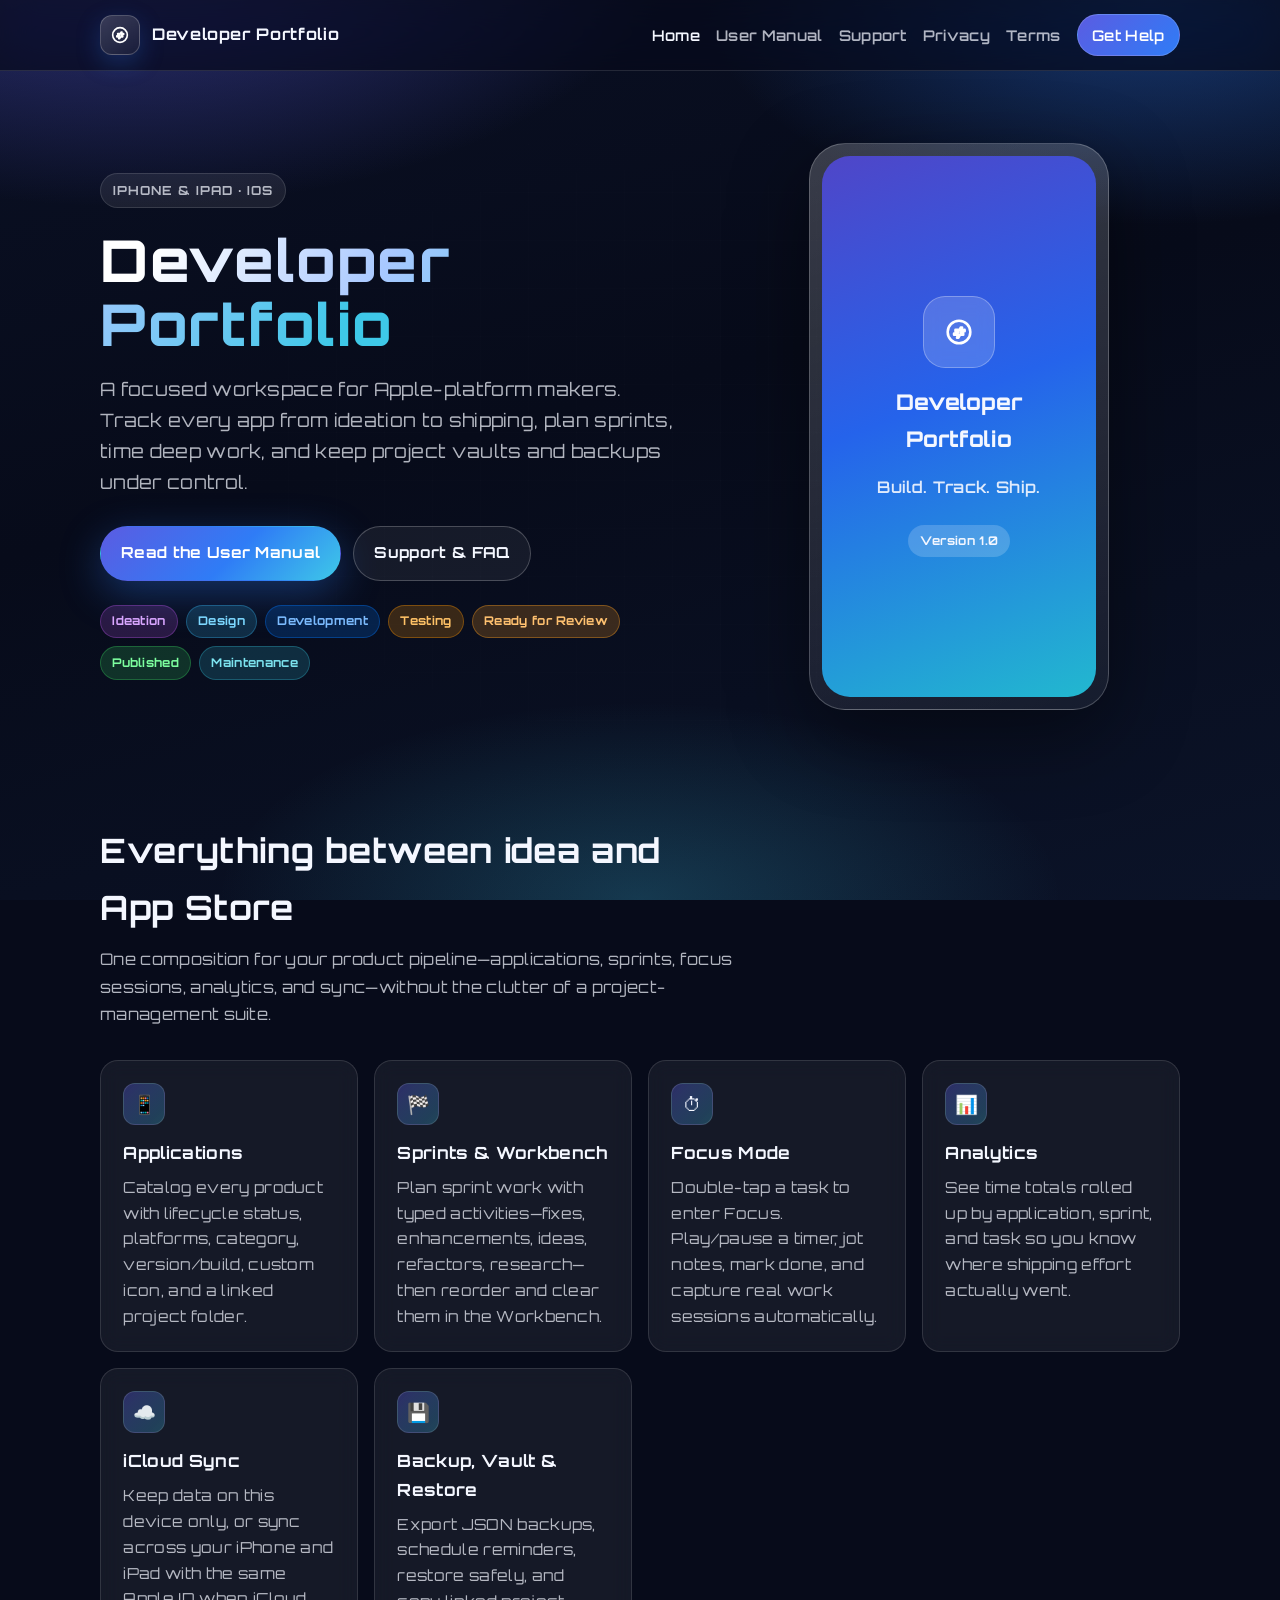
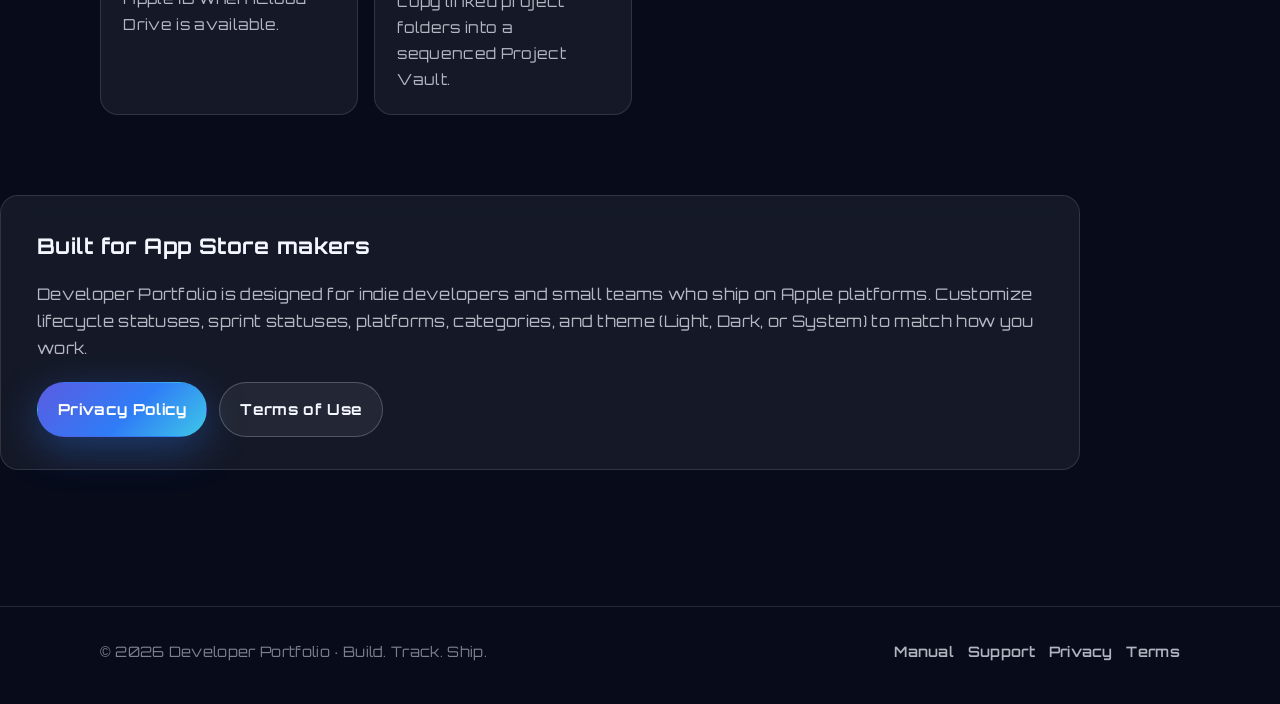
<file: index.html>
<!DOCTYPE html>
<html lang="en">
<head>
  <meta charset="utf-8" />
  <meta name="viewport" content="width=device-width, initial-scale=1" />
  <title>Developer Portfolio — Build. Track. Ship.</title>
  <meta name="description" content="Developer Portfolio helps Apple-platform developers track apps, sprints, focus time, and shipping from ideation to the App Store." />
  <link rel="icon" href="assets/logo.svg" type="image/svg+xml" />
  <link rel="stylesheet" href="css/styles.css" />
</head>
<body>
  <header class="site-nav">
    <div class="wrap inner">
      <a class="brand" href="index.html">
        <span class="brand-mark" aria-hidden="true">
          <svg viewBox="0 0 24 24"><circle cx="12" cy="12" r="8"/><path d="M9.5 10.5h3l.7-1.7h1l-1 1.7H16v1h-2.2l-.7 1.6H15V14h-2.3L11.6 16h-1l.8-2H8.5v-1h2.5l.7-1.6H9.5v-1z"/></svg>
        </span>
        Developer Portfolio
      </a>
      <nav class="nav-links" aria-label="Primary">
        <a href="index.html" aria-current="page">Home</a>
        <a href="manual.html">User Manual</a>
        <a href="support.html">Support</a>
        <a href="privacy.html">Privacy</a>
        <a href="terms.html">Terms</a>
        <a class="nav-cta" href="support.html#contact">Get Help</a>
      </nav>
    </div>
  </header>

  <main>
    <section class="hero">
      <div class="wrap hero-grid">
        <div>
          <div class="eyebrow">iPhone &amp; iPad · iOS</div>
          <h1><span class="gradient-text">Developer Portfolio</span></h1>
          <p class="lead">A focused workspace for Apple-platform makers. Track every app from ideation to shipping, plan sprints, time deep work, and keep project vaults and backups under control.</p>
          <div class="cta-row">
            <a class="btn btn-primary" href="manual.html">Read the User Manual</a>
            <a class="btn btn-ghost" href="support.html">Support &amp; FAQ</a>
          </div>
          <div class="status-row" aria-label="Lifecycle stages">
            <span class="chip chip-ideation">Ideation</span>
            <span class="chip chip-design">Design</span>
            <span class="chip chip-dev">Development</span>
            <span class="chip chip-test">Testing</span>
            <span class="chip chip-review">Ready for Review</span>
            <span class="chip chip-pub">Published</span>
            <span class="chip chip-maint">Maintenance</span>
          </div>
        </div>
        <div class="phone-mock" aria-hidden="true">
          <div class="phone-screen">
            <div class="phone-icon">
              <svg viewBox="0 0 24 24"><circle cx="12" cy="12" r="8"/><path d="M9.5 10.5h3l.7-1.7h1l-1 1.7H16v1h-2.2l-.7 1.6H15V14h-2.3L11.6 16h-1l.8-2H8.5v-1h2.5l.7-1.6H9.5v-1z"/></svg>
            </div>
            <h2>Developer Portfolio</h2>
            <p>Build. Track. Ship.</p>
            <div class="phone-chip">Version 1.0</div>
          </div>
        </div>
      </div>
    </section>

    <section class="section">
      <div class="wrap">
        <div class="section-head">
          <h2>Everything between idea and App Store</h2>
          <p>One composition for your product pipeline—applications, sprints, focus sessions, analytics, and sync—without the clutter of a project-management suite.</p>
        </div>
        <div class="feature-grid">
          <article class="feature-card">
            <div class="feature-icon">📱</div>
            <h3>Applications</h3>
            <p>Catalog every product with lifecycle status, platforms, category, version/build, custom icon, and a linked project folder.</p>
          </article>
          <article class="feature-card">
            <div class="feature-icon">🏁</div>
            <h3>Sprints &amp; Workbench</h3>
            <p>Plan sprint work with typed activities—fixes, enhancements, ideas, refactors, research—then reorder and clear them in the Workbench.</p>
          </article>
          <article class="feature-card">
            <div class="feature-icon">⏱</div>
            <h3>Focus Mode</h3>
            <p>Double-tap a task to enter Focus. Play/pause a timer, jot notes, mark done, and capture real work sessions automatically.</p>
          </article>
          <article class="feature-card">
            <div class="feature-icon">📊</div>
            <h3>Analytics</h3>
            <p>See time totals rolled up by application, sprint, and task so you know where shipping effort actually went.</p>
          </article>
          <article class="feature-card">
            <div class="feature-icon">☁️</div>
            <h3>iCloud Sync</h3>
            <p>Keep data on this device only, or sync across your iPhone and iPad with the same Apple ID when iCloud Drive is available.</p>
          </article>
          <article class="feature-card">
            <div class="feature-icon">💾</div>
            <h3>Backup, Vault &amp; Restore</h3>
            <p>Export JSON backups, schedule reminders, restore safely, and copy linked project folders into a sequenced Project Vault.</p>
          </article>
        </div>
      </div>
    </section>

    <section class="section" style="padding-top:0">
      <div class="wrap panel">
        <h2>Built for App Store makers</h2>
        <p>Developer Portfolio is designed for indie developers and small teams who ship on Apple platforms. Customize lifecycle statuses, sprint statuses, platforms, categories, and theme (Light, Dark, or System) to match how you work.</p>
        <div class="cta-row" style="margin-top:1.25rem">
          <a class="btn btn-primary" href="privacy.html">Privacy Policy</a>
          <a class="btn btn-ghost" href="terms.html">Terms of Use</a>
        </div>
      </div>
    </section>
  </main>

  <footer class="footer">
    <div class="wrap inner">
      <div>© <span id="y"></span> Developer Portfolio · Build. Track. Ship.</div>
      <nav aria-label="Footer">
        <a href="manual.html">Manual</a>
        <a href="support.html">Support</a>
        <a href="privacy.html">Privacy</a>
        <a href="terms.html">Terms</a>
      </nav>
    </div>
  </footer>
  <script>document.getElementById('y').textContent = new Date().getFullYear();</script>
</body>
</html>
</file>
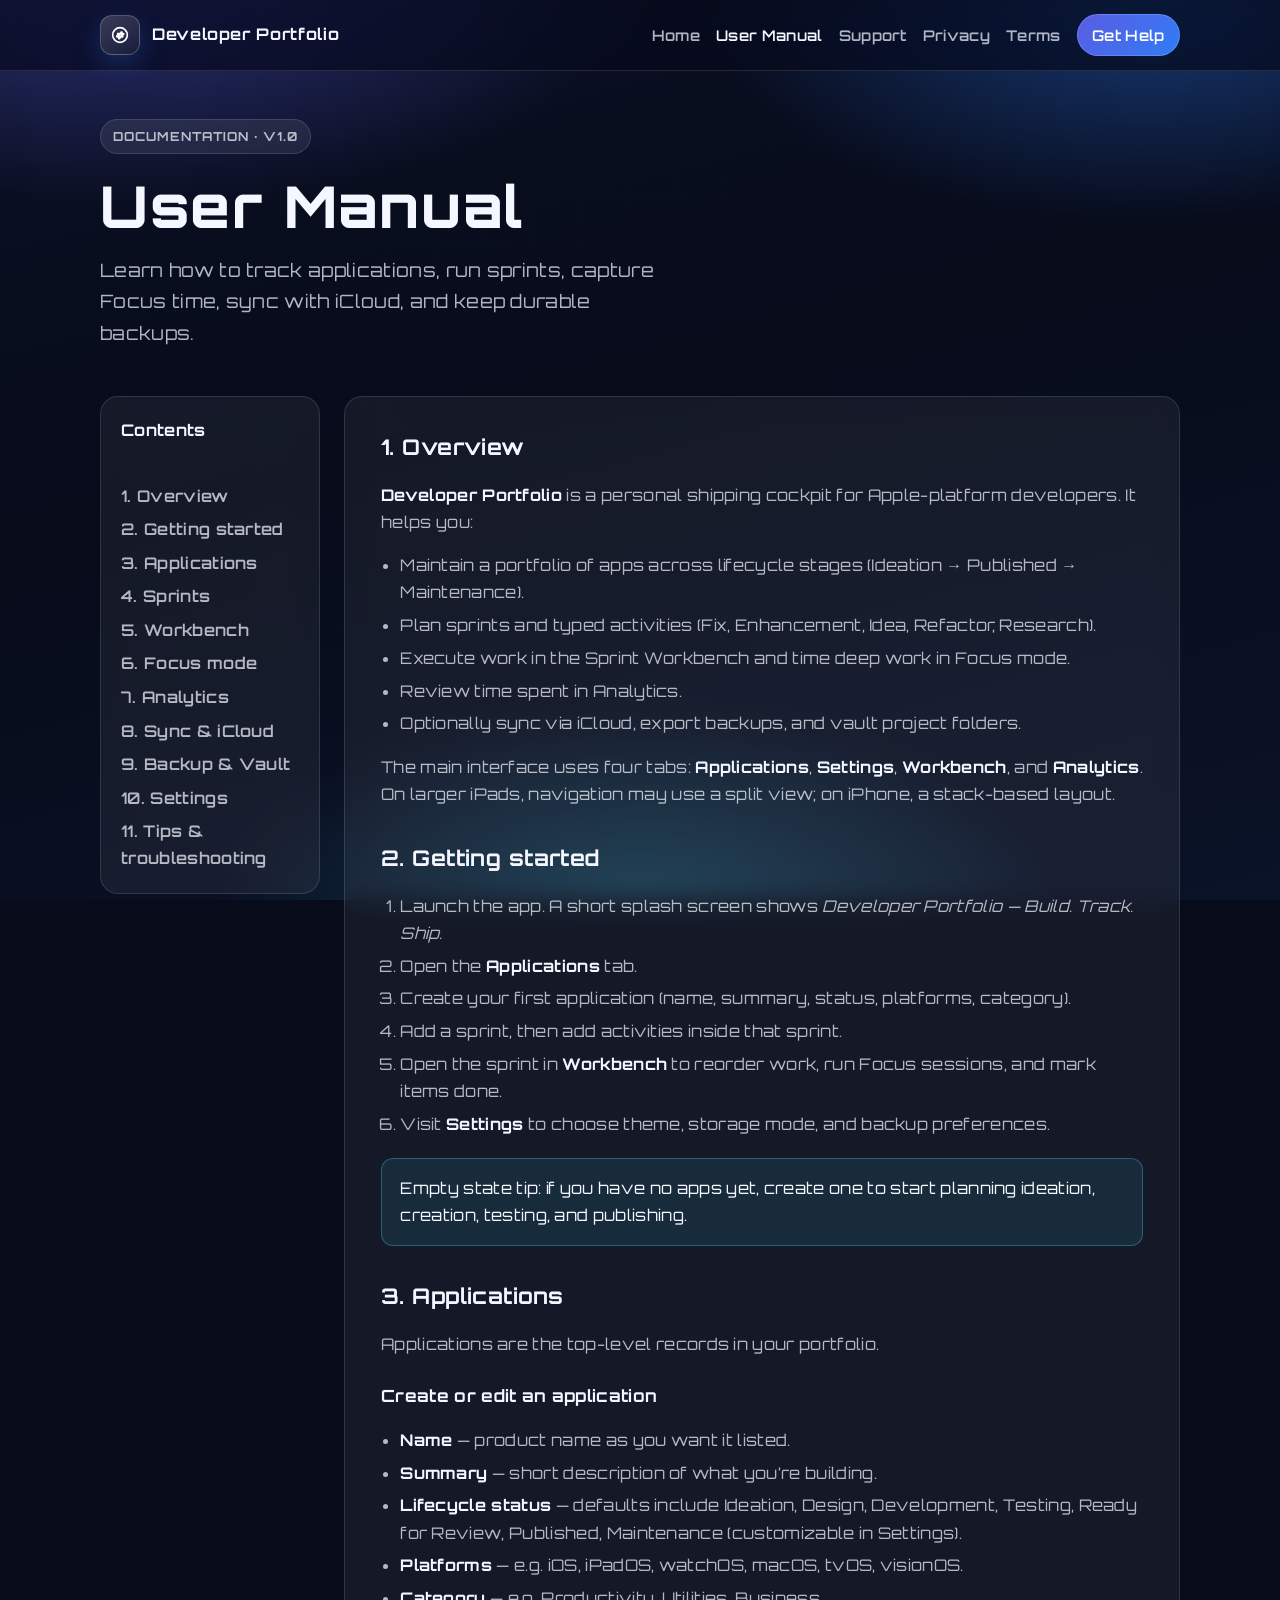
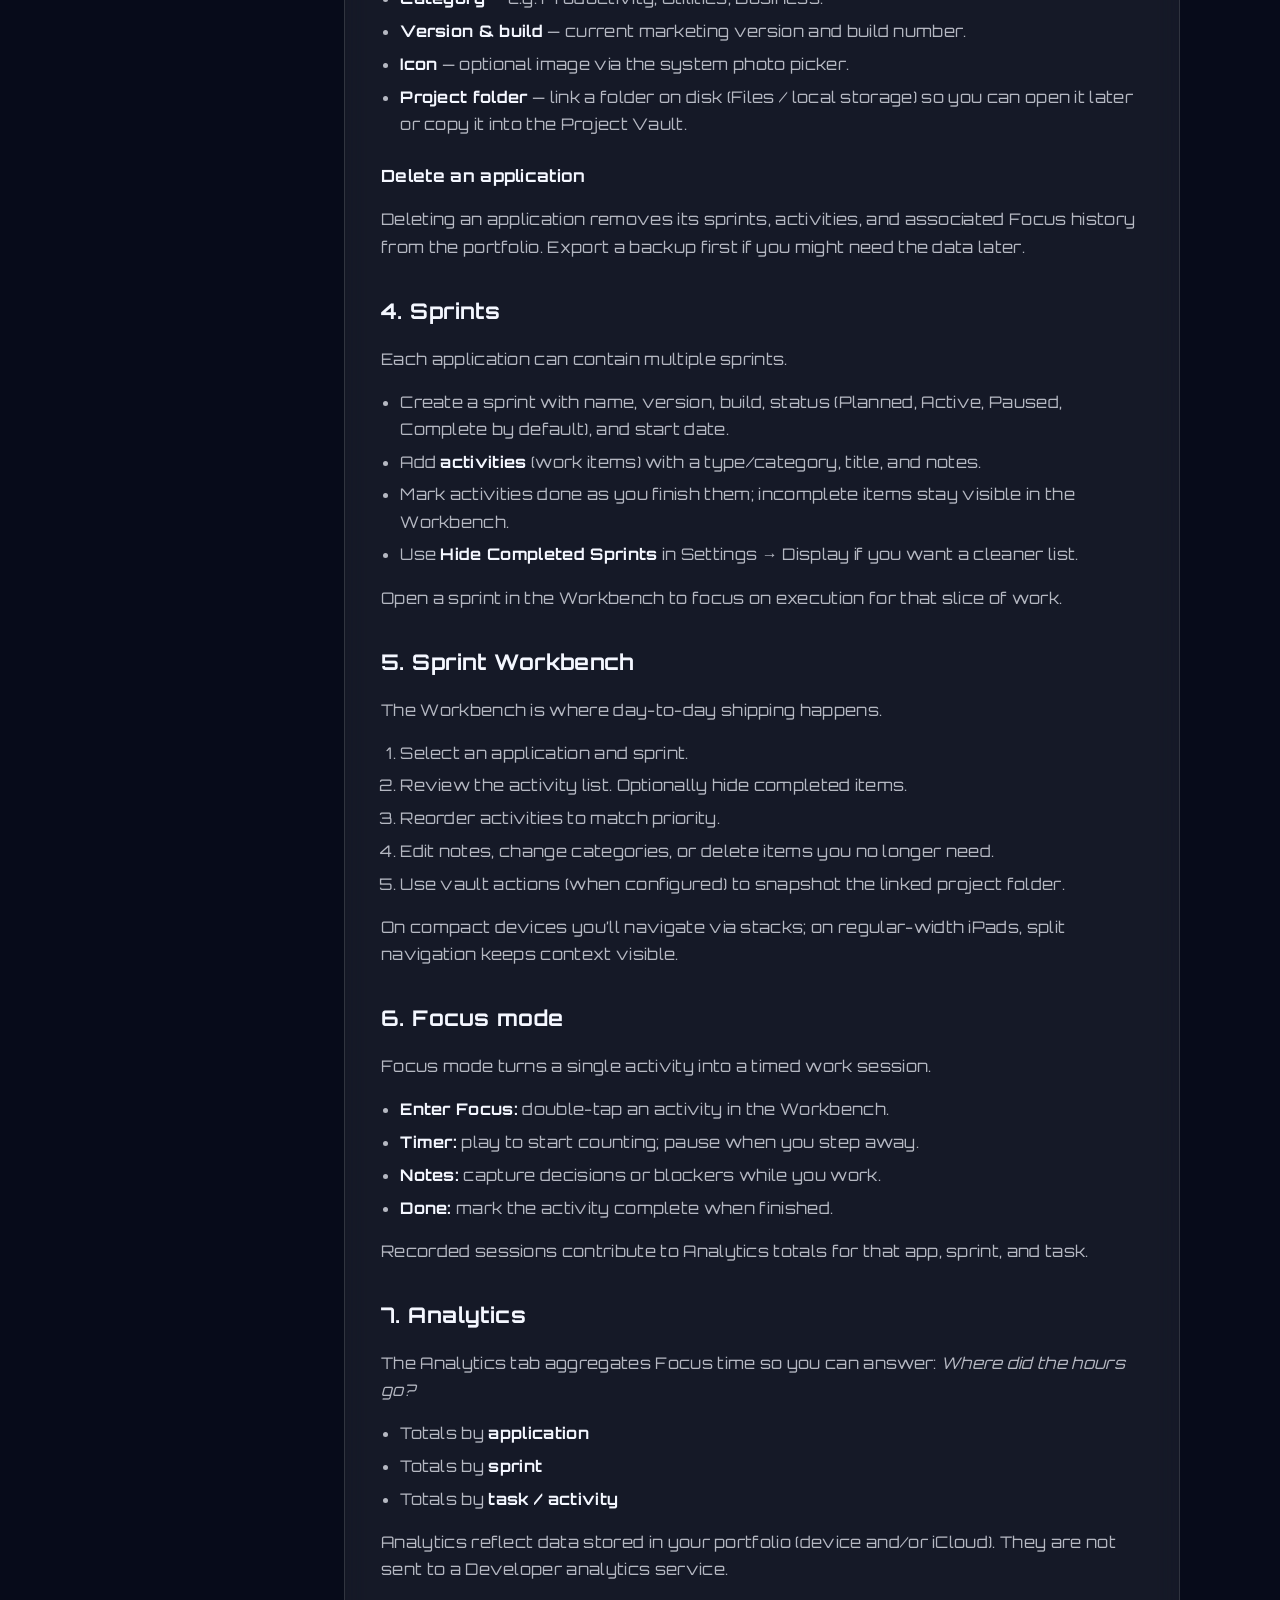
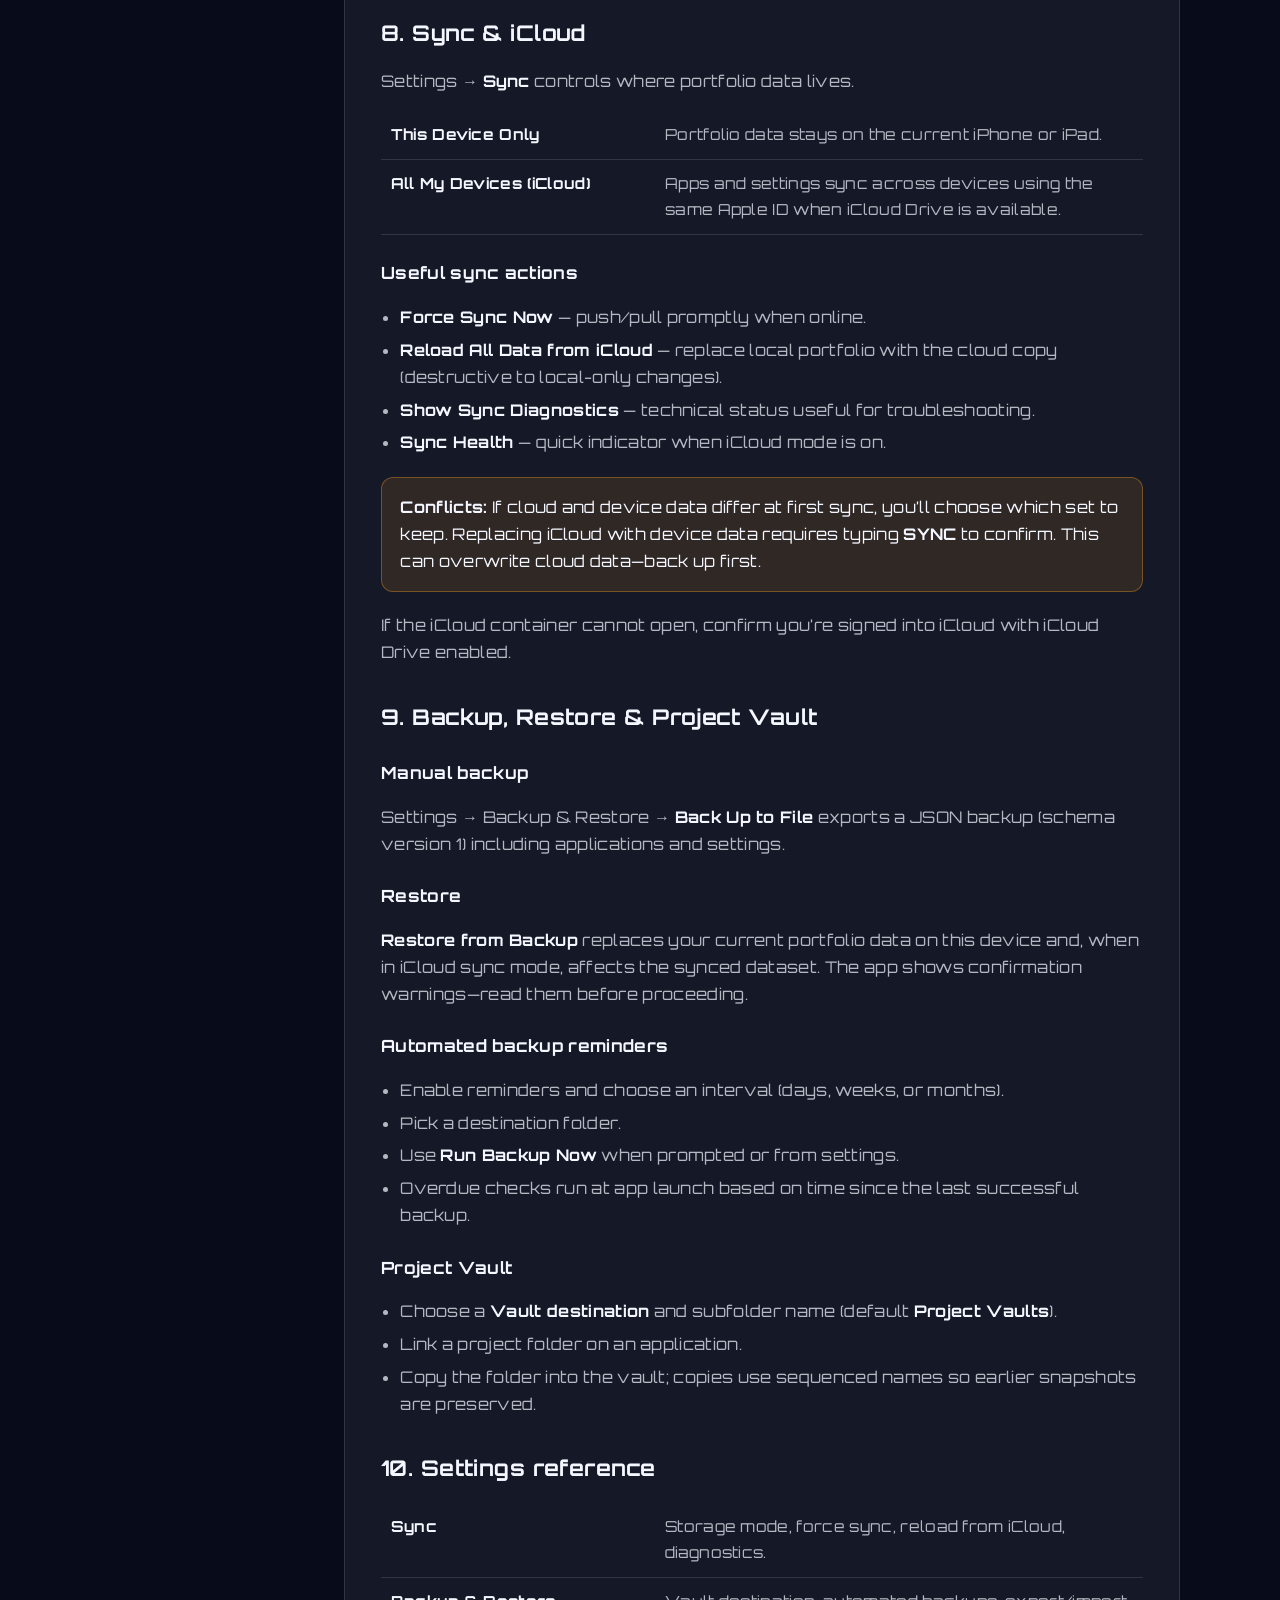
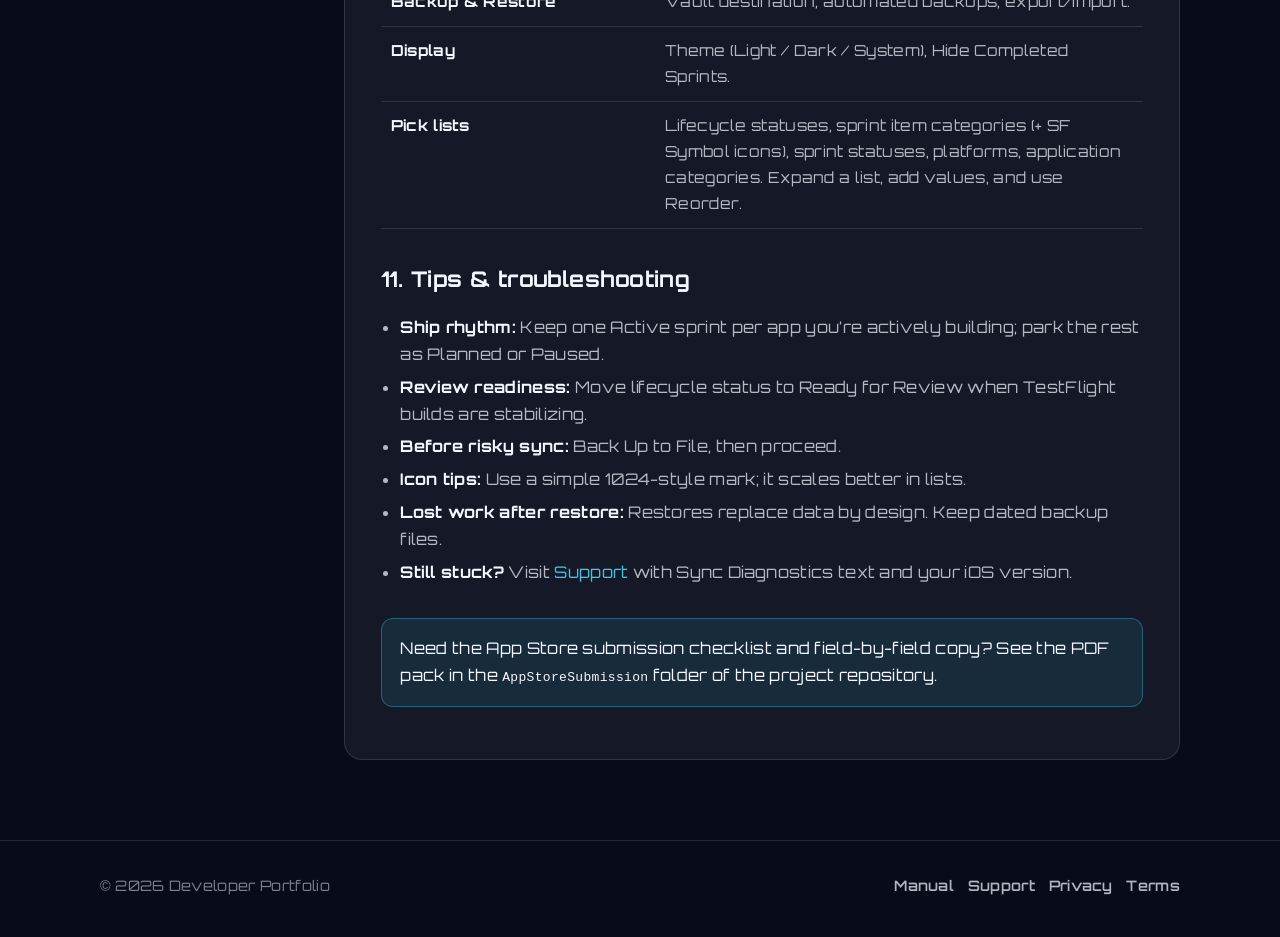
<file: manual.html>
<!DOCTYPE html>
<html lang="en">
<head>
  <meta charset="utf-8" />
  <meta name="viewport" content="width=device-width, initial-scale=1" />
  <title>User Manual — Developer Portfolio</title>
  <meta name="description" content="Complete user manual for Developer Portfolio on iPhone and iPad." />
  <link rel="icon" href="assets/logo.svg" type="image/svg+xml" />
  <link rel="stylesheet" href="css/styles.css" />
</head>
<body>
  <header class="site-nav">
    <div class="wrap inner">
      <a class="brand" href="index.html">
        <span class="brand-mark" aria-hidden="true">
          <svg viewBox="0 0 24 24"><circle cx="12" cy="12" r="8"/><path d="M9.5 10.5h3l.7-1.7h1l-1 1.7H16v1h-2.2l-.7 1.6H15V14h-2.3L11.6 16h-1l.8-2H8.5v-1h2.5l.7-1.6H9.5v-1z"/></svg>
        </span>
        Developer Portfolio
      </a>
      <nav class="nav-links" aria-label="Primary">
        <a href="index.html">Home</a>
        <a href="manual.html" aria-current="page">User Manual</a>
        <a href="support.html">Support</a>
        <a href="privacy.html">Privacy</a>
        <a href="terms.html">Terms</a>
        <a class="nav-cta" href="support.html#contact">Get Help</a>
      </nav>
    </div>
  </header>

  <main class="wrap">
    <header class="page-hero">
      <div class="eyebrow">Documentation · v1.0</div>
      <h1>User Manual</h1>
      <p class="lead">Learn how to track applications, run sprints, capture Focus time, sync with iCloud, and keep durable backups.</p>
    </header>

    <div class="manual-layout">
      <nav class="manual-nav panel" aria-label="Manual sections" style="padding:1.25rem">
        <strong style="display:block;margin-bottom:0.75rem">Contents</strong>
        <div class="toc">
          <a href="#overview">1. Overview</a>
          <a href="#start">2. Getting started</a>
          <a href="#apps">3. Applications</a>
          <a href="#sprints">4. Sprints</a>
          <a href="#workbench">5. Workbench</a>
          <a href="#focus">6. Focus mode</a>
          <a href="#analytics">7. Analytics</a>
          <a href="#sync">8. Sync &amp; iCloud</a>
          <a href="#backup">9. Backup &amp; Vault</a>
          <a href="#settings">10. Settings</a>
          <a href="#tips">11. Tips &amp; troubleshooting</a>
        </div>
      </nav>

      <article class="panel">
        <h2 id="overview">1. Overview</h2>
        <p><strong>Developer Portfolio</strong> is a personal shipping cockpit for Apple-platform developers. It helps you:</p>
        <ul>
          <li>Maintain a portfolio of apps across lifecycle stages (Ideation → Published → Maintenance).</li>
          <li>Plan sprints and typed activities (Fix, Enhancement, Idea, Refactor, Research).</li>
          <li>Execute work in the Sprint Workbench and time deep work in Focus mode.</li>
          <li>Review time spent in Analytics.</li>
          <li>Optionally sync via iCloud, export backups, and vault project folders.</li>
        </ul>
        <p>The main interface uses four tabs: <strong>Applications</strong>, <strong>Settings</strong>, <strong>Workbench</strong>, and <strong>Analytics</strong>. On larger iPads, navigation may use a split view; on iPhone, a stack-based layout.</p>

        <h2 id="start">2. Getting started</h2>
        <ol>
          <li>Launch the app. A short splash screen shows <em>Developer Portfolio — Build. Track. Ship.</em></li>
          <li>Open the <strong>Applications</strong> tab.</li>
          <li>Create your first application (name, summary, status, platforms, category).</li>
          <li>Add a sprint, then add activities inside that sprint.</li>
          <li>Open the sprint in <strong>Workbench</strong> to reorder work, run Focus sessions, and mark items done.</li>
          <li>Visit <strong>Settings</strong> to choose theme, storage mode, and backup preferences.</li>
        </ol>
        <div class="callout">Empty state tip: if you have no apps yet, create one to start planning ideation, creation, testing, and publishing.</div>

        <h2 id="apps">3. Applications</h2>
        <p>Applications are the top-level records in your portfolio.</p>
        <h3>Create or edit an application</h3>
        <ul>
          <li><strong>Name</strong> — product name as you want it listed.</li>
          <li><strong>Summary</strong> — short description of what you’re building.</li>
          <li><strong>Lifecycle status</strong> — defaults include Ideation, Design, Development, Testing, Ready for Review, Published, Maintenance (customizable in Settings).</li>
          <li><strong>Platforms</strong> — e.g. iOS, iPadOS, watchOS, macOS, tvOS, visionOS.</li>
          <li><strong>Category</strong> — e.g. Productivity, Utilities, Business.</li>
          <li><strong>Version &amp; build</strong> — current marketing version and build number.</li>
          <li><strong>Icon</strong> — optional image via the system photo picker.</li>
          <li><strong>Project folder</strong> — link a folder on disk (Files / local storage) so you can open it later or copy it into the Project Vault.</li>
        </ul>
        <h3>Delete an application</h3>
        <p>Deleting an application removes its sprints, activities, and associated Focus history from the portfolio. Export a backup first if you might need the data later.</p>

        <h2 id="sprints">4. Sprints</h2>
        <p>Each application can contain multiple sprints.</p>
        <ul>
          <li>Create a sprint with name, version, build, status (Planned, Active, Paused, Complete by default), and start date.</li>
          <li>Add <strong>activities</strong> (work items) with a type/category, title, and notes.</li>
          <li>Mark activities done as you finish them; incomplete items stay visible in the Workbench.</li>
          <li>Use <strong>Hide Completed Sprints</strong> in Settings → Display if you want a cleaner list.</li>
        </ul>
        <p>Open a sprint in the Workbench to focus on execution for that slice of work.</p>

        <h2 id="workbench">5. Sprint Workbench</h2>
        <p>The Workbench is where day-to-day shipping happens.</p>
        <ol>
          <li>Select an application and sprint.</li>
          <li>Review the activity list. Optionally hide completed items.</li>
          <li>Reorder activities to match priority.</li>
          <li>Edit notes, change categories, or delete items you no longer need.</li>
          <li>Use vault actions (when configured) to snapshot the linked project folder.</li>
        </ol>
        <p>On compact devices you’ll navigate via stacks; on regular-width iPads, split navigation keeps context visible.</p>

        <h2 id="focus">6. Focus mode</h2>
        <p>Focus mode turns a single activity into a timed work session.</p>
        <ul>
          <li><strong>Enter Focus:</strong> double-tap an activity in the Workbench.</li>
          <li><strong>Timer:</strong> play to start counting; pause when you step away.</li>
          <li><strong>Notes:</strong> capture decisions or blockers while you work.</li>
          <li><strong>Done:</strong> mark the activity complete when finished.</li>
        </ul>
        <p>Recorded sessions contribute to Analytics totals for that app, sprint, and task.</p>

        <h2 id="analytics">7. Analytics</h2>
        <p>The Analytics tab aggregates Focus time so you can answer: <em>Where did the hours go?</em></p>
        <ul>
          <li>Totals by <strong>application</strong></li>
          <li>Totals by <strong>sprint</strong></li>
          <li>Totals by <strong>task / activity</strong></li>
        </ul>
        <p>Analytics reflect data stored in your portfolio (device and/or iCloud). They are not sent to a Developer analytics service.</p>

        <h2 id="sync">8. Sync &amp; iCloud</h2>
        <p>Settings → <strong>Sync</strong> controls where portfolio data lives.</p>
        <table class="meta-table">
          <tr><th>This Device Only</th><td>Portfolio data stays on the current iPhone or iPad.</td></tr>
          <tr><th>All My Devices (iCloud)</th><td>Apps and settings sync across devices using the same Apple ID when iCloud Drive is available.</td></tr>
        </table>
        <h3>Useful sync actions</h3>
        <ul>
          <li><strong>Force Sync Now</strong> — push/pull promptly when online.</li>
          <li><strong>Reload All Data from iCloud</strong> — replace local portfolio with the cloud copy (destructive to local-only changes).</li>
          <li><strong>Show Sync Diagnostics</strong> — technical status useful for troubleshooting.</li>
          <li><strong>Sync Health</strong> — quick indicator when iCloud mode is on.</li>
        </ul>
        <div class="callout warn">
          <strong>Conflicts:</strong> If cloud and device data differ at first sync, you’ll choose which set to keep. Replacing iCloud with device data requires typing <strong>SYNC</strong> to confirm. This can overwrite cloud data—back up first.
        </div>
        <p>If the iCloud container cannot open, confirm you’re signed into iCloud with iCloud Drive enabled.</p>

        <h2 id="backup">9. Backup, Restore &amp; Project Vault</h2>
        <h3>Manual backup</h3>
        <p>Settings → Backup &amp; Restore → <strong>Back Up to File</strong> exports a JSON backup (schema version 1) including applications and settings.</p>
        <h3>Restore</h3>
        <p><strong>Restore from Backup</strong> replaces your current portfolio data on this device and, when in iCloud sync mode, affects the synced dataset. The app shows confirmation warnings—read them before proceeding.</p>
        <h3>Automated backup reminders</h3>
        <ul>
          <li>Enable reminders and choose an interval (days, weeks, or months).</li>
          <li>Pick a destination folder.</li>
          <li>Use <strong>Run Backup Now</strong> when prompted or from settings.</li>
          <li>Overdue checks run at app launch based on time since the last successful backup.</li>
        </ul>
        <h3>Project Vault</h3>
        <ul>
          <li>Choose a <strong>Vault destination</strong> and subfolder name (default <strong>Project Vaults</strong>).</li>
          <li>Link a project folder on an application.</li>
          <li>Copy the folder into the vault; copies use sequenced names so earlier snapshots are preserved.</li>
        </ul>

        <h2 id="settings">10. Settings reference</h2>
        <table class="meta-table">
          <tr><th>Sync</th><td>Storage mode, force sync, reload from iCloud, diagnostics.</td></tr>
          <tr><th>Backup &amp; Restore</th><td>Vault destination, automated backups, export/import.</td></tr>
          <tr><th>Display</th><td>Theme (Light / Dark / System), Hide Completed Sprints.</td></tr>
          <tr><th>Pick lists</th><td>Lifecycle statuses, sprint item categories (+ SF Symbol icons), sprint statuses, platforms, application categories. Expand a list, add values, and use Reorder.</td></tr>
        </table>

        <h2 id="tips">11. Tips &amp; troubleshooting</h2>
        <ul>
          <li><strong>Ship rhythm:</strong> Keep one Active sprint per app you’re actively building; park the rest as Planned or Paused.</li>
          <li><strong>Review readiness:</strong> Move lifecycle status to Ready for Review when TestFlight builds are stabilizing.</li>
          <li><strong>Before risky sync:</strong> Back Up to File, then proceed.</li>
          <li><strong>Icon tips:</strong> Use a simple 1024-style mark; it scales better in lists.</li>
          <li><strong>Lost work after restore:</strong> Restores replace data by design. Keep dated backup files.</li>
          <li><strong>Still stuck?</strong> Visit <a href="support.html">Support</a> with Sync Diagnostics text and your iOS version.</li>
        </ul>

        <div class="callout" style="margin-top:2rem">
          Need the App Store submission checklist and field-by-field copy? See the PDF pack in the <code>AppStoreSubmission</code> folder of the project repository.
        </div>
      </article>
    </div>
  </main>

  <footer class="footer">
    <div class="wrap inner">
      <div>© <span id="y"></span> Developer Portfolio</div>
      <nav aria-label="Footer">
        <a href="manual.html">Manual</a>
        <a href="support.html">Support</a>
        <a href="privacy.html">Privacy</a>
        <a href="terms.html">Terms</a>
      </nav>
    </div>
  </footer>
  <script>document.getElementById('y').textContent = new Date().getFullYear();</script>
</body>
</html>
</file>
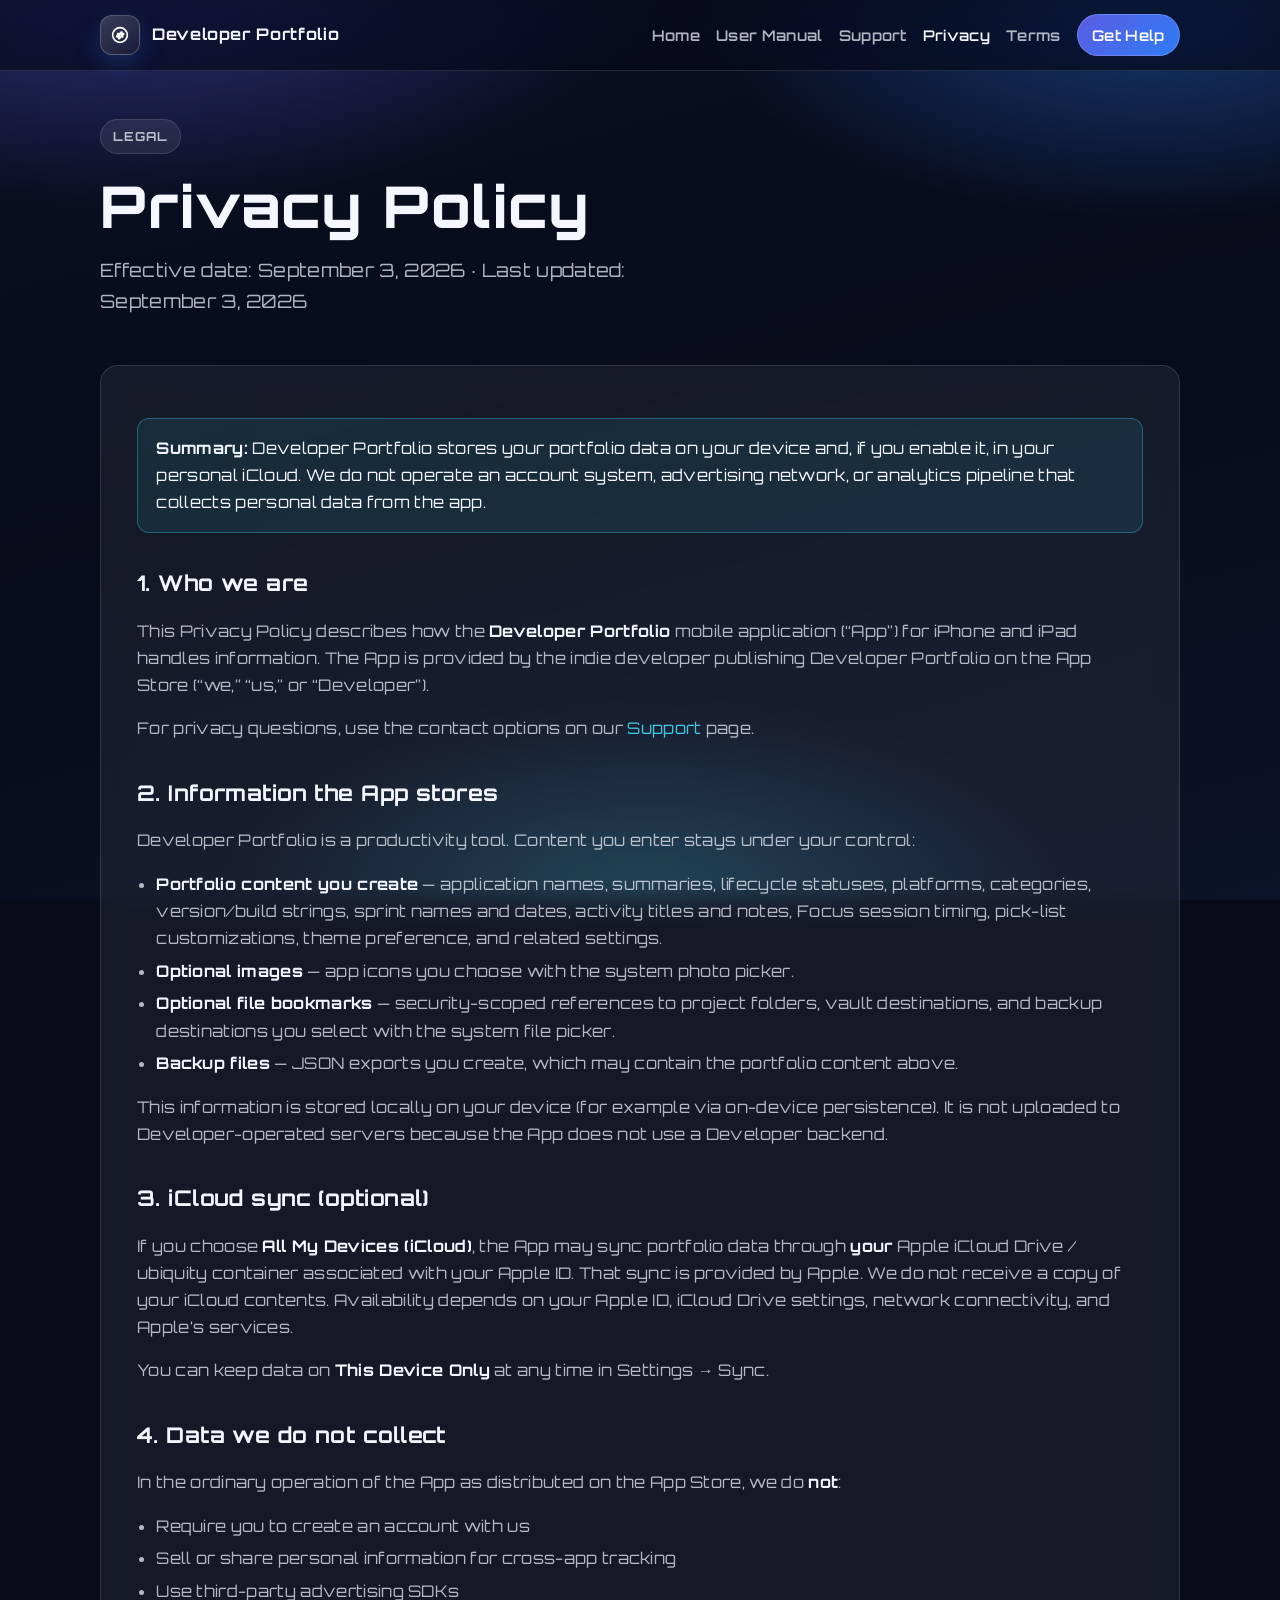
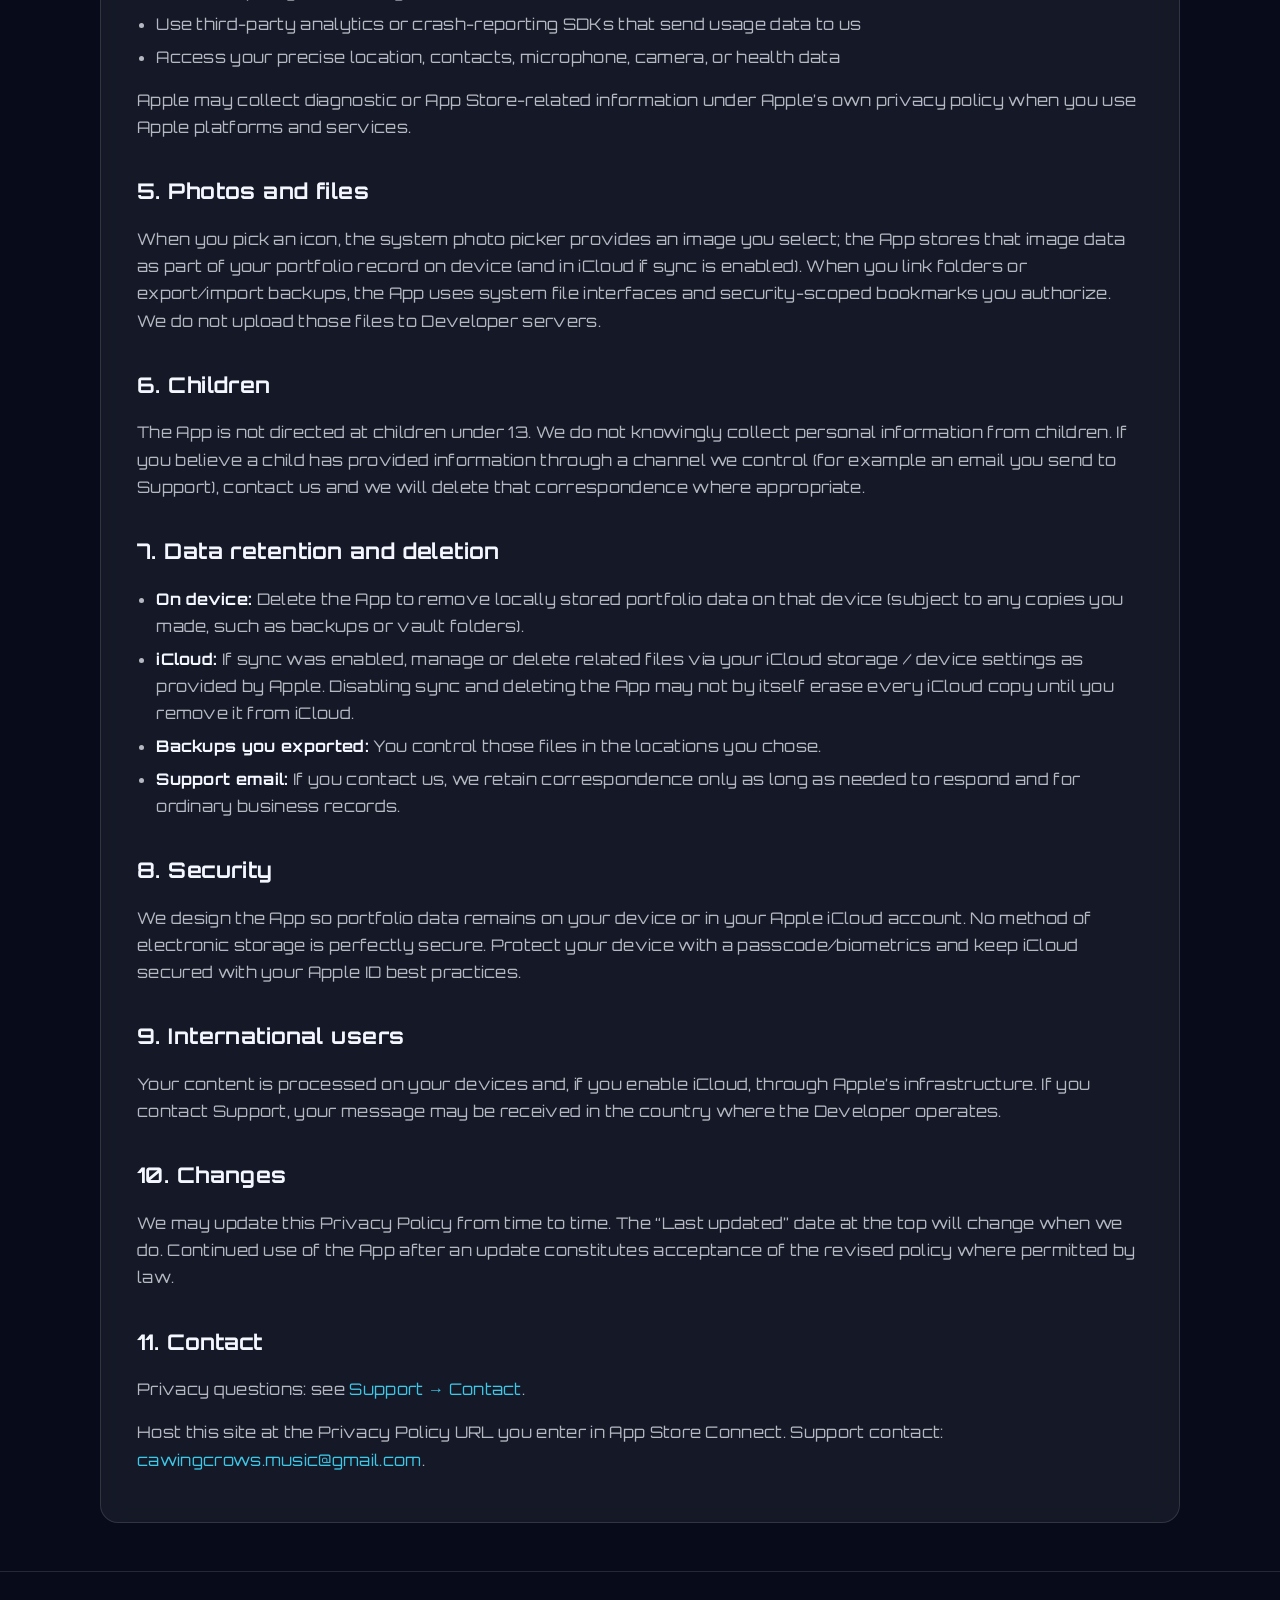
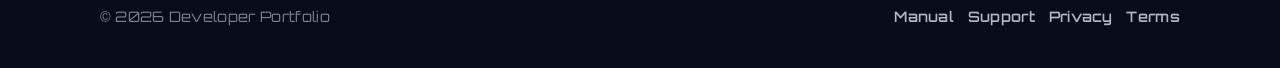
<file: privacy.html>
<!DOCTYPE html>
<html lang="en">
<head>
  <meta charset="utf-8" />
  <meta name="viewport" content="width=device-width, initial-scale=1" />
  <title>Privacy Policy — Developer Portfolio</title>
  <meta name="description" content="Privacy Policy for the Developer Portfolio iOS and iPadOS app." />
  <link rel="icon" href="assets/logo.svg" type="image/svg+xml" />
  <link rel="stylesheet" href="css/styles.css" />
</head>
<body>
  <header class="site-nav">
    <div class="wrap inner">
      <a class="brand" href="index.html">
        <span class="brand-mark" aria-hidden="true">
          <svg viewBox="0 0 24 24"><circle cx="12" cy="12" r="8"/><path d="M9.5 10.5h3l.7-1.7h1l-1 1.7H16v1h-2.2l-.7 1.6H15V14h-2.3L11.6 16h-1l.8-2H8.5v-1h2.5l.7-1.6H9.5v-1z"/></svg>
        </span>
        Developer Portfolio
      </a>
      <nav class="nav-links" aria-label="Primary">
        <a href="index.html">Home</a>
        <a href="manual.html">User Manual</a>
        <a href="support.html">Support</a>
        <a href="privacy.html" aria-current="page">Privacy</a>
        <a href="terms.html">Terms</a>
        <a class="nav-cta" href="support.html#contact">Get Help</a>
      </nav>
    </div>
  </header>

  <main class="wrap">
    <header class="page-hero">
      <div class="eyebrow">Legal</div>
      <h1>Privacy Policy</h1>
      <p class="lead">Effective date: September 3, 2026 · Last updated: September 3, 2026</p>
    </header>

    <article class="panel">
      <div class="callout">
        <strong>Summary:</strong> Developer Portfolio stores your portfolio data on your device and, if you enable it, in your personal iCloud. We do not operate an account system, advertising network, or analytics pipeline that collects personal data from the app.
      </div>

      <h2>1. Who we are</h2>
      <p>This Privacy Policy describes how the <strong>Developer Portfolio</strong> mobile application (“App”) for iPhone and iPad handles information. The App is provided by the indie developer publishing Developer Portfolio on the App Store (“we,” “us,” or “Developer”).</p>
      <p>For privacy questions, use the contact options on our <a href="support.html#contact">Support</a> page.</p>

      <h2>2. Information the App stores</h2>
      <p>Developer Portfolio is a productivity tool. Content you enter stays under your control:</p>
      <ul>
        <li><strong>Portfolio content you create</strong> — application names, summaries, lifecycle statuses, platforms, categories, version/build strings, sprint names and dates, activity titles and notes, Focus session timing, pick-list customizations, theme preference, and related settings.</li>
        <li><strong>Optional images</strong> — app icons you choose with the system photo picker.</li>
        <li><strong>Optional file bookmarks</strong> — security-scoped references to project folders, vault destinations, and backup destinations you select with the system file picker.</li>
        <li><strong>Backup files</strong> — JSON exports you create, which may contain the portfolio content above.</li>
      </ul>
      <p>This information is stored locally on your device (for example via on-device persistence). It is not uploaded to Developer-operated servers because the App does not use a Developer backend.</p>

      <h2>3. iCloud sync (optional)</h2>
      <p>If you choose <strong>All My Devices (iCloud)</strong>, the App may sync portfolio data through <strong>your</strong> Apple iCloud Drive / ubiquity container associated with your Apple ID. That sync is provided by Apple. We do not receive a copy of your iCloud contents. Availability depends on your Apple ID, iCloud Drive settings, network connectivity, and Apple’s services.</p>
      <p>You can keep data on <strong>This Device Only</strong> at any time in Settings → Sync.</p>

      <h2>4. Data we do not collect</h2>
      <p>In the ordinary operation of the App as distributed on the App Store, we do <strong>not</strong>:</p>
      <ul>
        <li>Require you to create an account with us</li>
        <li>Sell or share personal information for cross-app tracking</li>
        <li>Use third-party advertising SDKs</li>
        <li>Use third-party analytics or crash-reporting SDKs that send usage data to us</li>
        <li>Access your precise location, contacts, microphone, camera, or health data</li>
      </ul>
      <p>Apple may collect diagnostic or App Store-related information under Apple’s own privacy policy when you use Apple platforms and services.</p>

      <h2>5. Photos and files</h2>
      <p>When you pick an icon, the system photo picker provides an image you select; the App stores that image data as part of your portfolio record on device (and in iCloud if sync is enabled). When you link folders or export/import backups, the App uses system file interfaces and security-scoped bookmarks you authorize. We do not upload those files to Developer servers.</p>

      <h2>6. Children</h2>
      <p>The App is not directed at children under 13. We do not knowingly collect personal information from children. If you believe a child has provided information through a channel we control (for example an email you send to Support), contact us and we will delete that correspondence where appropriate.</p>

      <h2>7. Data retention and deletion</h2>
      <ul>
        <li><strong>On device:</strong> Delete the App to remove locally stored portfolio data on that device (subject to any copies you made, such as backups or vault folders).</li>
        <li><strong>iCloud:</strong> If sync was enabled, manage or delete related files via your iCloud storage / device settings as provided by Apple. Disabling sync and deleting the App may not by itself erase every iCloud copy until you remove it from iCloud.</li>
        <li><strong>Backups you exported:</strong> You control those files in the locations you chose.</li>
        <li><strong>Support email:</strong> If you contact us, we retain correspondence only as long as needed to respond and for ordinary business records.</li>
      </ul>

      <h2>8. Security</h2>
      <p>We design the App so portfolio data remains on your device or in your Apple iCloud account. No method of electronic storage is perfectly secure. Protect your device with a passcode/biometrics and keep iCloud secured with your Apple ID best practices.</p>

      <h2>9. International users</h2>
      <p>Your content is processed on your devices and, if you enable iCloud, through Apple’s infrastructure. If you contact Support, your message may be received in the country where the Developer operates.</p>

      <h2>10. Changes</h2>
      <p>We may update this Privacy Policy from time to time. The “Last updated” date at the top will change when we do. Continued use of the App after an update constitutes acceptance of the revised policy where permitted by law.</p>

      <h2>11. Contact</h2>
      <p>Privacy questions: see <a href="support.html#contact">Support → Contact</a>.</p>
      <p>Host this site at the Privacy Policy URL you enter in App Store Connect. Support contact: <a href="mailto:cawingcrows.music@gmail.com">cawingcrows.music@gmail.com</a>.</p>
    </article>
  </main>

  <footer class="footer">
    <div class="wrap inner">
      <div>© <span id="y"></span> Developer Portfolio</div>
      <nav aria-label="Footer">
        <a href="manual.html">Manual</a>
        <a href="support.html">Support</a>
        <a href="privacy.html">Privacy</a>
        <a href="terms.html">Terms</a>
      </nav>
    </div>
  </footer>
  <script>document.getElementById('y').textContent = new Date().getFullYear();</script>
</body>
</html>
</file>
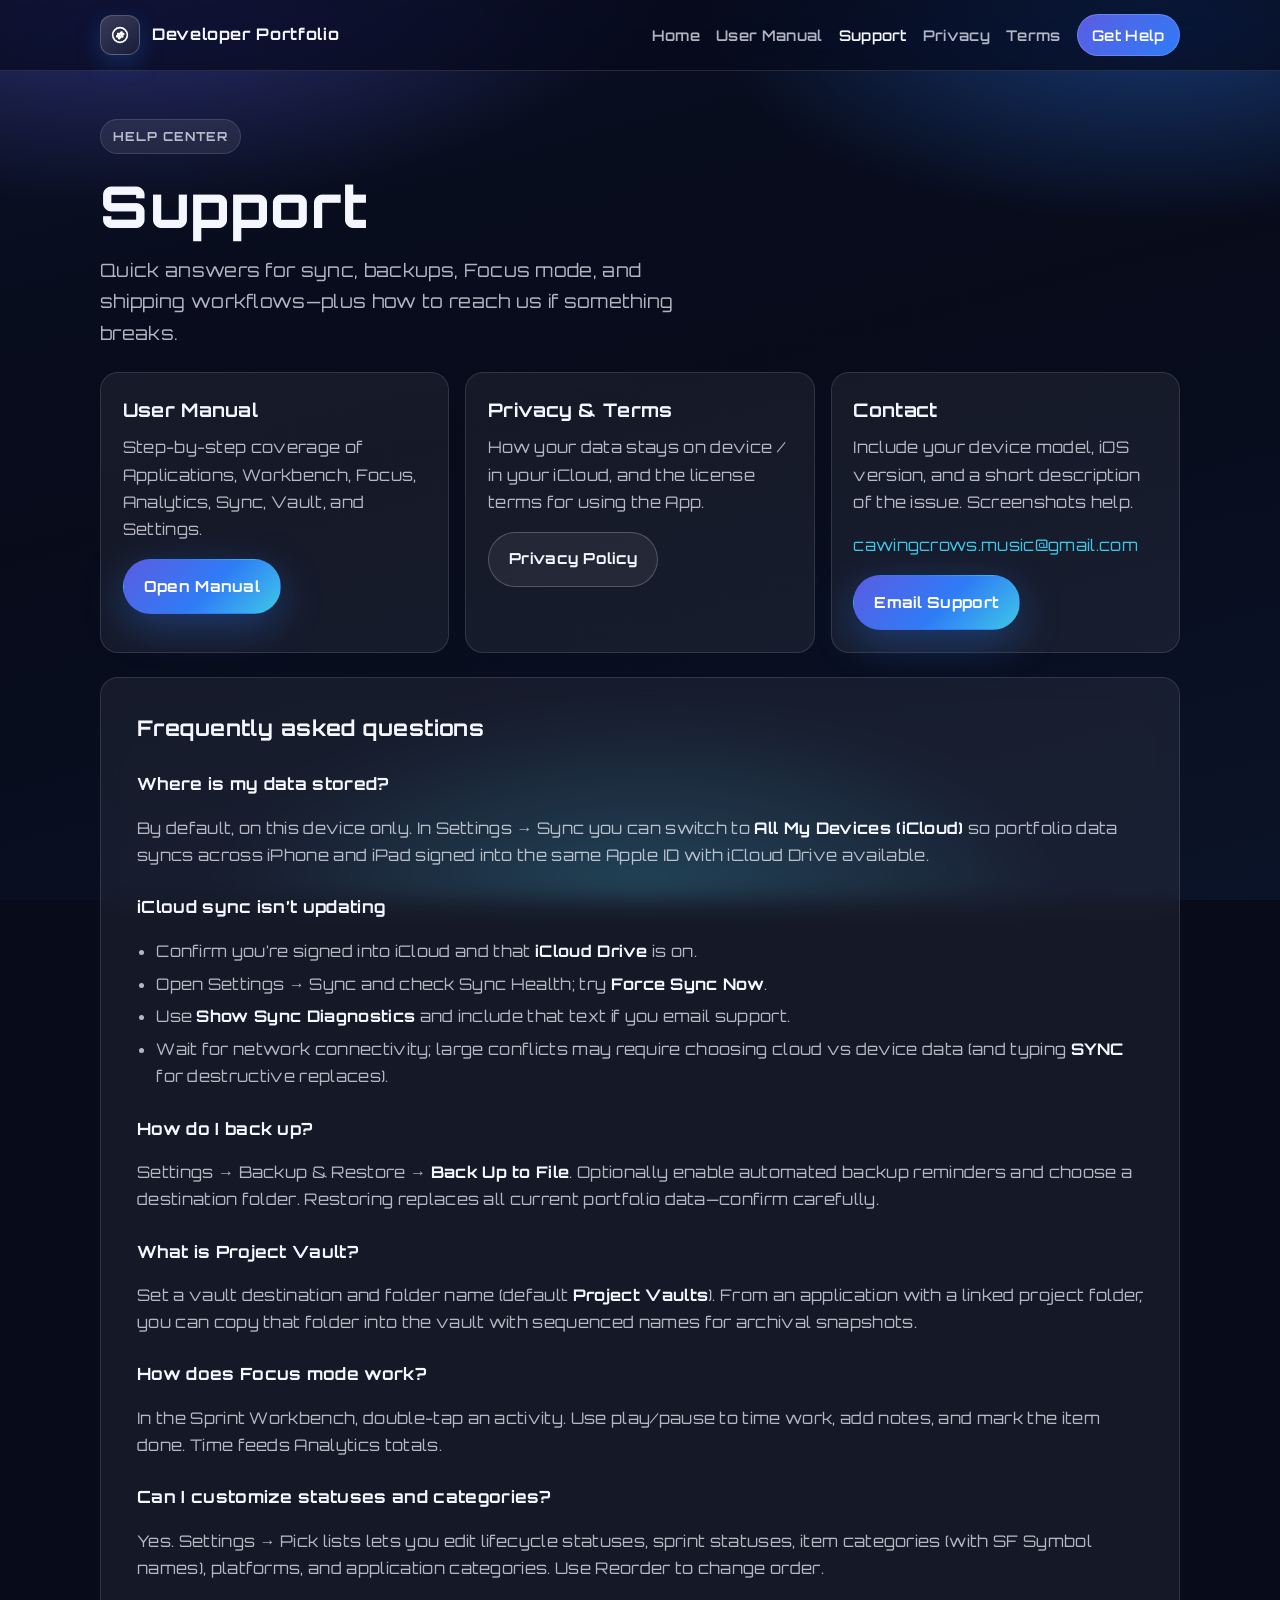
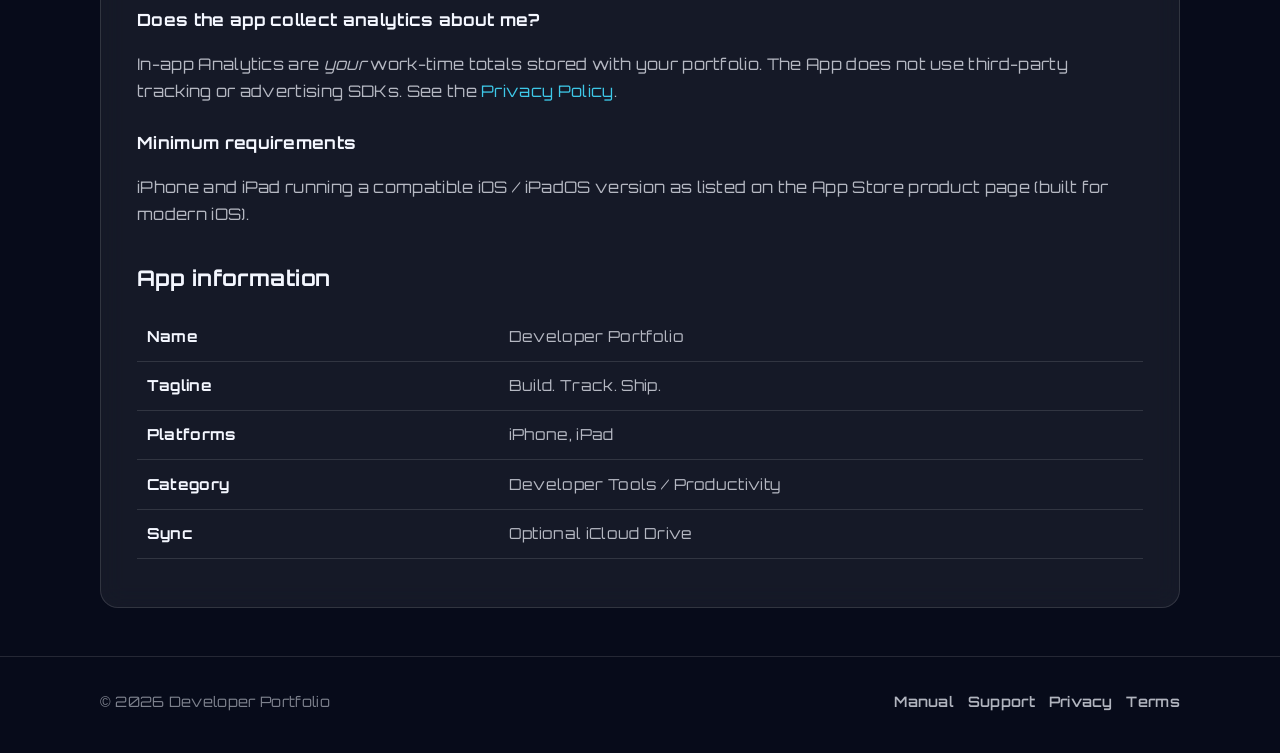
<file: support.html>
<!DOCTYPE html>
<html lang="en">
<head>
  <meta charset="utf-8" />
  <meta name="viewport" content="width=device-width, initial-scale=1" />
  <title>Support — Developer Portfolio</title>
  <meta name="description" content="Help, FAQ, and contact for Developer Portfolio." />
  <link rel="icon" href="assets/logo.svg" type="image/svg+xml" />
  <link rel="stylesheet" href="css/styles.css" />
</head>
<body>
  <header class="site-nav">
    <div class="wrap inner">
      <a class="brand" href="index.html">
        <span class="brand-mark" aria-hidden="true">
          <svg viewBox="0 0 24 24"><circle cx="12" cy="12" r="8"/><path d="M9.5 10.5h3l.7-1.7h1l-1 1.7H16v1h-2.2l-.7 1.6H15V14h-2.3L11.6 16h-1l.8-2H8.5v-1h2.5l.7-1.6H9.5v-1z"/></svg>
        </span>
        Developer Portfolio
      </a>
      <nav class="nav-links" aria-label="Primary">
        <a href="index.html">Home</a>
        <a href="manual.html">User Manual</a>
        <a href="support.html" aria-current="page">Support</a>
        <a href="privacy.html">Privacy</a>
        <a href="terms.html">Terms</a>
        <a class="nav-cta" href="#contact">Get Help</a>
      </nav>
    </div>
  </header>

  <main class="wrap">
    <header class="page-hero">
      <div class="eyebrow">Help Center</div>
      <h1>Support</h1>
      <p class="lead">Quick answers for sync, backups, Focus mode, and shipping workflows—plus how to reach us if something breaks.</p>
    </header>

    <div class="support-grid" style="margin-bottom:1.5rem">
      <article class="support-card">
        <h3>User Manual</h3>
        <p>Step-by-step coverage of Applications, Workbench, Focus, Analytics, Sync, Vault, and Settings.</p>
        <a class="btn btn-primary" href="manual.html">Open Manual</a>
      </article>
      <article class="support-card">
        <h3>Privacy &amp; Terms</h3>
        <p>How your data stays on device / in your iCloud, and the license terms for using the App.</p>
        <a class="btn btn-ghost" href="privacy.html">Privacy Policy</a>
      </article>
      <article class="support-card" id="contact">
        <h3>Contact</h3>
        <p>Include your device model, iOS version, and a short description of the issue. Screenshots help.</p>
        <p><a href="mailto:cawingcrows.music@gmail.com">cawingcrows.music@gmail.com</a></p>
        <a class="btn btn-primary" href="mailto:cawingcrows.music@gmail.com?subject=Developer%20Portfolio%20Support">Email Support</a>
      </article>
    </div>

    <article class="panel">
      <h2>Frequently asked questions</h2>

      <h3>Where is my data stored?</h3>
      <p>By default, on this device only. In Settings → Sync you can switch to <strong>All My Devices (iCloud)</strong> so portfolio data syncs across iPhone and iPad signed into the same Apple ID with iCloud Drive available.</p>

      <h3>iCloud sync isn’t updating</h3>
      <ul>
        <li>Confirm you’re signed into iCloud and that <strong>iCloud Drive</strong> is on.</li>
        <li>Open Settings → Sync and check Sync Health; try <strong>Force Sync Now</strong>.</li>
        <li>Use <strong>Show Sync Diagnostics</strong> and include that text if you email support.</li>
        <li>Wait for network connectivity; large conflicts may require choosing cloud vs device data (and typing <strong>SYNC</strong> for destructive replaces).</li>
      </ul>

      <h3>How do I back up?</h3>
      <p>Settings → Backup &amp; Restore → <strong>Back Up to File</strong>. Optionally enable automated backup reminders and choose a destination folder. Restoring replaces all current portfolio data—confirm carefully.</p>

      <h3>What is Project Vault?</h3>
      <p>Set a vault destination and folder name (default <strong>Project Vaults</strong>). From an application with a linked project folder, you can copy that folder into the vault with sequenced names for archival snapshots.</p>

      <h3>How does Focus mode work?</h3>
      <p>In the Sprint Workbench, double-tap an activity. Use play/pause to time work, add notes, and mark the item done. Time feeds Analytics totals.</p>

      <h3>Can I customize statuses and categories?</h3>
      <p>Yes. Settings → Pick lists lets you edit lifecycle statuses, sprint statuses, item categories (with SF Symbol names), platforms, and application categories. Use Reorder to change order.</p>

      <h3>Does the app collect analytics about me?</h3>
      <p>In-app Analytics are <em>your</em> work-time totals stored with your portfolio. The App does not use third-party tracking or advertising SDKs. See the <a href="privacy.html">Privacy Policy</a>.</p>

      <h3>Minimum requirements</h3>
      <p>iPhone and iPad running a compatible iOS / iPadOS version as listed on the App Store product page (built for modern iOS).</p>

      <h2>App information</h2>
      <table class="meta-table">
        <tr><th>Name</th><td>Developer Portfolio</td></tr>
        <tr><th>Tagline</th><td>Build. Track. Ship.</td></tr>
        <tr><th>Platforms</th><td>iPhone, iPad</td></tr>
        <tr><th>Category</th><td>Developer Tools / Productivity</td></tr>
        <tr><th>Sync</th><td>Optional iCloud Drive</td></tr>
      </table>
    </article>
  </main>

  <footer class="footer">
    <div class="wrap inner">
      <div>© <span id="y"></span> Developer Portfolio</div>
      <nav aria-label="Footer">
        <a href="manual.html">Manual</a>
        <a href="support.html">Support</a>
        <a href="privacy.html">Privacy</a>
        <a href="terms.html">Terms</a>
      </nav>
    </div>
  </footer>
  <script>document.getElementById('y').textContent = new Date().getFullYear();</script>
</body>
</html>
</file>
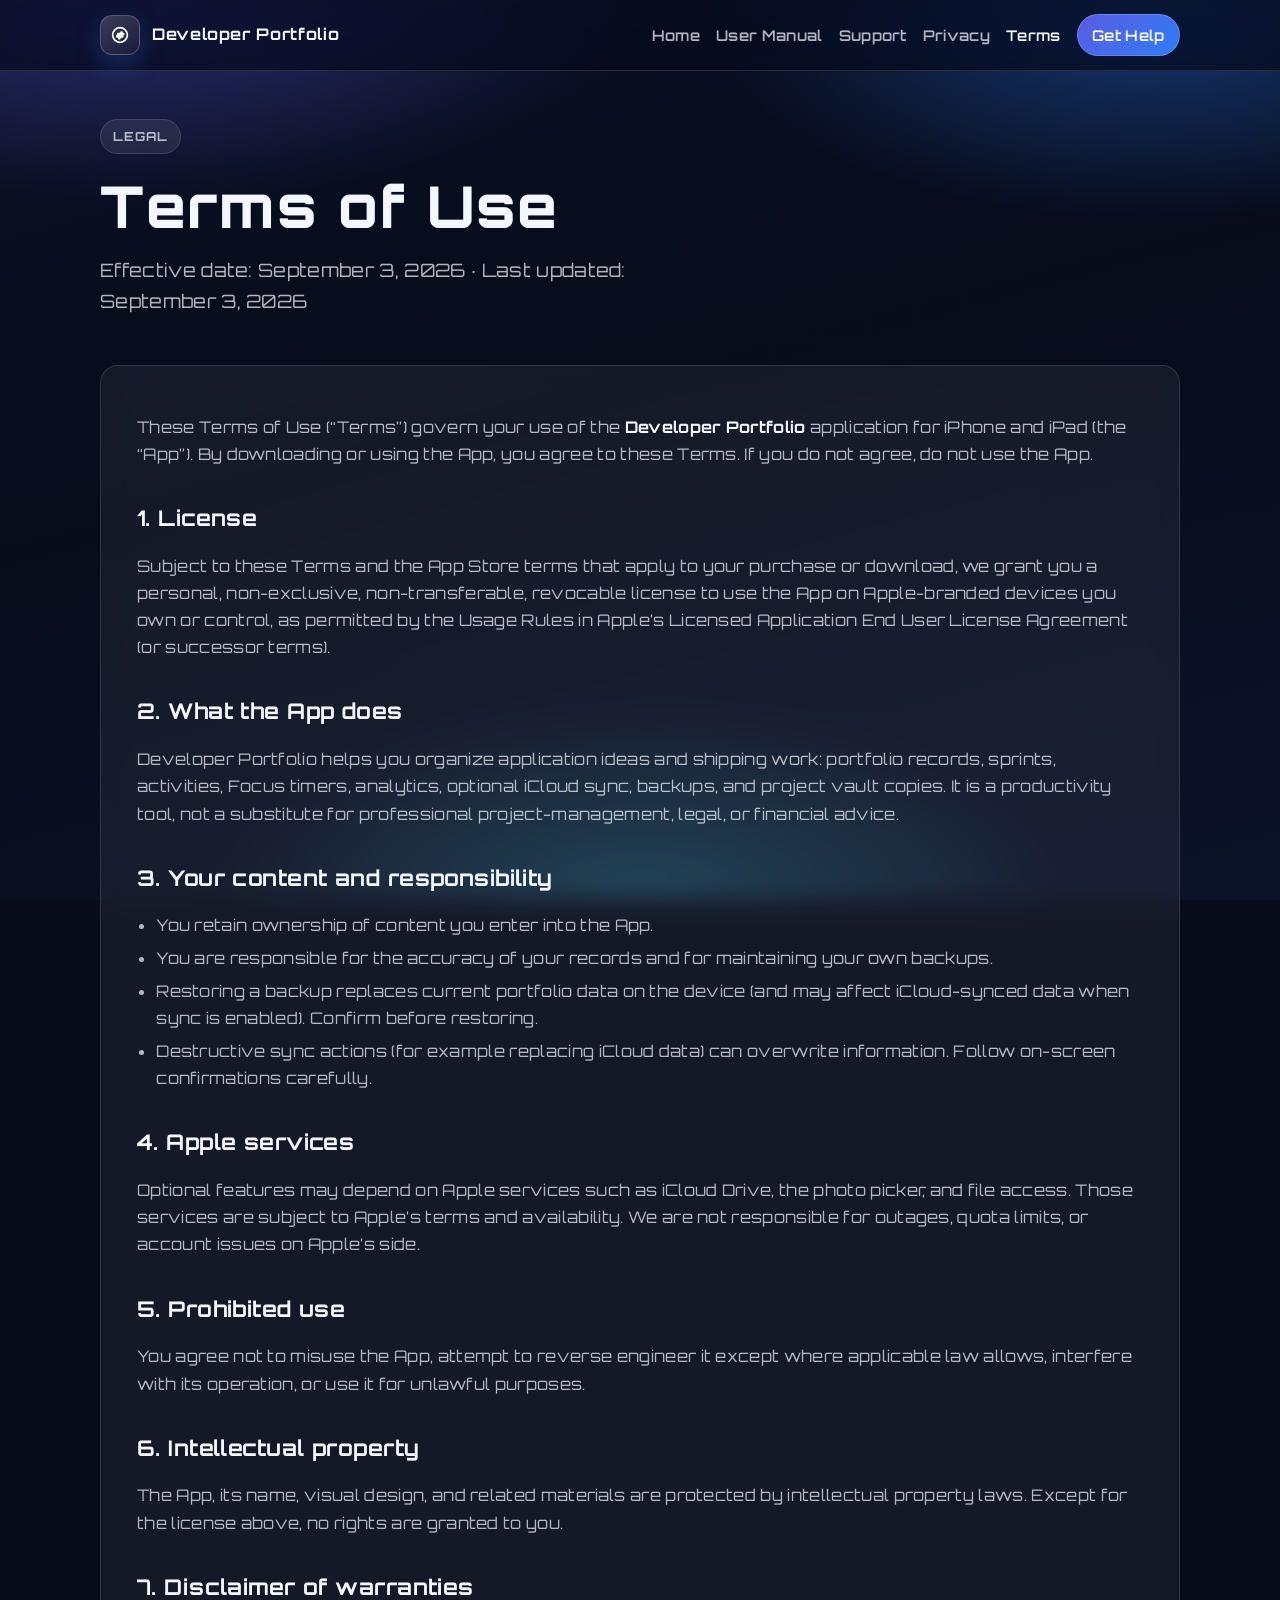
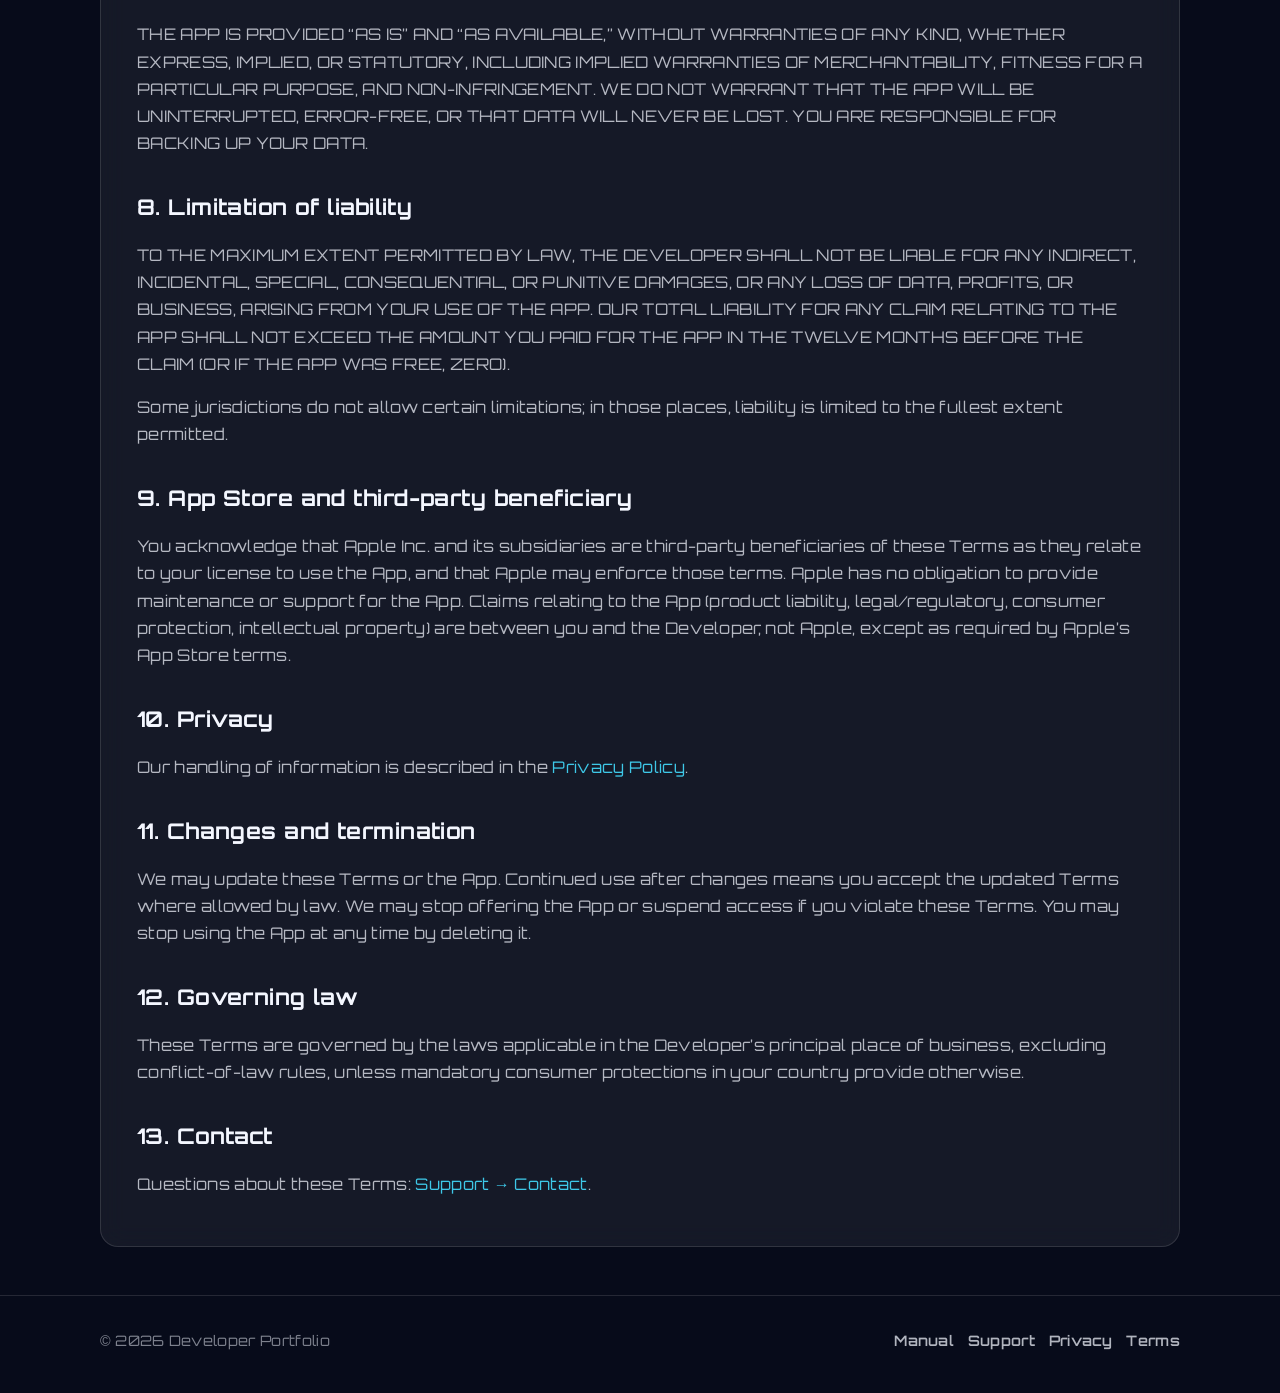
<file: terms.html>
<!DOCTYPE html>
<html lang="en">
<head>
  <meta charset="utf-8" />
  <meta name="viewport" content="width=device-width, initial-scale=1" />
  <title>Terms of Use — Developer Portfolio</title>
  <meta name="description" content="Terms of Use for the Developer Portfolio iOS and iPadOS app." />
  <link rel="icon" href="assets/logo.svg" type="image/svg+xml" />
  <link rel="stylesheet" href="css/styles.css" />
</head>
<body>
  <header class="site-nav">
    <div class="wrap inner">
      <a class="brand" href="index.html">
        <span class="brand-mark" aria-hidden="true">
          <svg viewBox="0 0 24 24"><circle cx="12" cy="12" r="8"/><path d="M9.5 10.5h3l.7-1.7h1l-1 1.7H16v1h-2.2l-.7 1.6H15V14h-2.3L11.6 16h-1l.8-2H8.5v-1h2.5l.7-1.6H9.5v-1z"/></svg>
        </span>
        Developer Portfolio
      </a>
      <nav class="nav-links" aria-label="Primary">
        <a href="index.html">Home</a>
        <a href="manual.html">User Manual</a>
        <a href="support.html">Support</a>
        <a href="privacy.html">Privacy</a>
        <a href="terms.html" aria-current="page">Terms</a>
        <a class="nav-cta" href="support.html#contact">Get Help</a>
      </nav>
    </div>
  </header>

  <main class="wrap">
    <header class="page-hero">
      <div class="eyebrow">Legal</div>
      <h1>Terms of Use</h1>
      <p class="lead">Effective date: September 3, 2026 · Last updated: September 3, 2026</p>
    </header>

    <article class="panel">
      <p>These Terms of Use (“Terms”) govern your use of the <strong>Developer Portfolio</strong> application for iPhone and iPad (the “App”). By downloading or using the App, you agree to these Terms. If you do not agree, do not use the App.</p>

      <h2>1. License</h2>
      <p>Subject to these Terms and the App Store terms that apply to your purchase or download, we grant you a personal, non-exclusive, non-transferable, revocable license to use the App on Apple-branded devices you own or control, as permitted by the Usage Rules in Apple’s Licensed Application End User License Agreement (or successor terms).</p>

      <h2>2. What the App does</h2>
      <p>Developer Portfolio helps you organize application ideas and shipping work: portfolio records, sprints, activities, Focus timers, analytics, optional iCloud sync, backups, and project vault copies. It is a productivity tool, not a substitute for professional project-management, legal, or financial advice.</p>

      <h2>3. Your content and responsibility</h2>
      <ul>
        <li>You retain ownership of content you enter into the App.</li>
        <li>You are responsible for the accuracy of your records and for maintaining your own backups.</li>
        <li>Restoring a backup replaces current portfolio data on the device (and may affect iCloud-synced data when sync is enabled). Confirm before restoring.</li>
        <li>Destructive sync actions (for example replacing iCloud data) can overwrite information. Follow on-screen confirmations carefully.</li>
      </ul>

      <h2>4. Apple services</h2>
      <p>Optional features may depend on Apple services such as iCloud Drive, the photo picker, and file access. Those services are subject to Apple’s terms and availability. We are not responsible for outages, quota limits, or account issues on Apple’s side.</p>

      <h2>5. Prohibited use</h2>
      <p>You agree not to misuse the App, attempt to reverse engineer it except where applicable law allows, interfere with its operation, or use it for unlawful purposes.</p>

      <h2>6. Intellectual property</h2>
      <p>The App, its name, visual design, and related materials are protected by intellectual property laws. Except for the license above, no rights are granted to you.</p>

      <h2>7. Disclaimer of warranties</h2>
      <p>THE APP IS PROVIDED “AS IS” AND “AS AVAILABLE,” WITHOUT WARRANTIES OF ANY KIND, WHETHER EXPRESS, IMPLIED, OR STATUTORY, INCLUDING IMPLIED WARRANTIES OF MERCHANTABILITY, FITNESS FOR A PARTICULAR PURPOSE, AND NON-INFRINGEMENT. WE DO NOT WARRANT THAT THE APP WILL BE UNINTERRUPTED, ERROR-FREE, OR THAT DATA WILL NEVER BE LOST. YOU ARE RESPONSIBLE FOR BACKING UP YOUR DATA.</p>

      <h2>8. Limitation of liability</h2>
      <p>TO THE MAXIMUM EXTENT PERMITTED BY LAW, THE DEVELOPER SHALL NOT BE LIABLE FOR ANY INDIRECT, INCIDENTAL, SPECIAL, CONSEQUENTIAL, OR PUNITIVE DAMAGES, OR ANY LOSS OF DATA, PROFITS, OR BUSINESS, ARISING FROM YOUR USE OF THE APP. OUR TOTAL LIABILITY FOR ANY CLAIM RELATING TO THE APP SHALL NOT EXCEED THE AMOUNT YOU PAID FOR THE APP IN THE TWELVE MONTHS BEFORE THE CLAIM (OR IF THE APP WAS FREE, ZERO).</p>
      <p>Some jurisdictions do not allow certain limitations; in those places, liability is limited to the fullest extent permitted.</p>

      <h2>9. App Store and third-party beneficiary</h2>
      <p>You acknowledge that Apple Inc. and its subsidiaries are third-party beneficiaries of these Terms as they relate to your license to use the App, and that Apple may enforce those terms. Apple has no obligation to provide maintenance or support for the App. Claims relating to the App (product liability, legal/regulatory, consumer protection, intellectual property) are between you and the Developer, not Apple, except as required by Apple’s App Store terms.</p>

      <h2>10. Privacy</h2>
      <p>Our handling of information is described in the <a href="privacy.html">Privacy Policy</a>.</p>

      <h2>11. Changes and termination</h2>
      <p>We may update these Terms or the App. Continued use after changes means you accept the updated Terms where allowed by law. We may stop offering the App or suspend access if you violate these Terms. You may stop using the App at any time by deleting it.</p>

      <h2>12. Governing law</h2>
      <p>These Terms are governed by the laws applicable in the Developer’s principal place of business, excluding conflict-of-law rules, unless mandatory consumer protections in your country provide otherwise.</p>

      <h2>13. Contact</h2>
      <p>Questions about these Terms: <a href="support.html#contact">Support → Contact</a>.</p>
    </article>
  </main>

  <footer class="footer">
    <div class="wrap inner">
      <div>© <span id="y"></span> Developer Portfolio</div>
      <nav aria-label="Footer">
        <a href="manual.html">Manual</a>
        <a href="support.html">Support</a>
        <a href="privacy.html">Privacy</a>
        <a href="terms.html">Terms</a>
      </nav>
    </div>
  </footer>
  <script>document.getElementById('y').textContent = new Date().getFullYear();</script>
</body>
</html>
</file>
<file: css/styles.css>
/* Developer Portfolio — support site */
@import url("https://fonts.googleapis.com/css2?family=Orbitron:wght@400;500;600;700;800;900&display=swap");

:root {
  --bg-deep: #070b1a;
  --bg-mid: #0e1630;
  --bg-card: rgba(255, 255, 255, 0.06);
  --bg-card-strong: rgba(255, 255, 255, 0.1);
  --stroke: rgba(255, 255, 255, 0.12);
  --stroke-strong: rgba(255, 255, 255, 0.22);
  --text: #f4f7ff;
  --text-muted: rgba(244, 247, 255, 0.72);
  --text-dim: rgba(244, 247, 255, 0.5);
  --indigo: #5b5ce2;
  --blue: #2f7cf6;
  --cyan: #3ec8e8;
  --accent: #7c83ff;
  --success: #34c759;
  --warning: #ea931e;
  --danger: #ff5a5f;
  --radius: 18px;
  --radius-sm: 12px;
  --shadow: 0 24px 80px rgba(0, 0, 0, 0.45);
  --font: "Orbitron", "Avenir Next", "Segoe UI", "Helvetica Neue", sans-serif;
  --font-display: "Orbitron", "Avenir Next", "Segoe UI", system-ui, sans-serif;
  --max: 1080px;
}

*,
*::before,
*::after {
  box-sizing: border-box;
}

html {
  scroll-behavior: smooth;
}

body {
  margin: 0;
  min-height: 100vh;
  font-family: var(--font);
  font-weight: 400;
  letter-spacing: 0.02em;
  color: var(--text);
  background: var(--bg-deep);
  line-height: 1.7;
  -webkit-font-smoothing: antialiased;
}

body::before {
  content: "";
  position: fixed;
  inset: 0;
  z-index: -2;
  background:
    radial-gradient(ellipse 80% 60% at 10% -10%, rgba(91, 92, 226, 0.55), transparent 55%),
    radial-gradient(ellipse 70% 50% at 90% 0%, rgba(46, 124, 246, 0.4), transparent 50%),
    radial-gradient(ellipse 60% 40% at 50% 100%, rgba(62, 200, 232, 0.22), transparent 55%),
    linear-gradient(165deg, #0a1024 0%, #070b1a 45%, #0b1328 100%);
}

body::after {
  content: "";
  position: fixed;
  inset: 0;
  z-index: -1;
  opacity: 0.35;
  background-image:
    linear-gradient(rgba(255, 255, 255, 0.03) 1px, transparent 1px),
    linear-gradient(90deg, rgba(255, 255, 255, 0.03) 1px, transparent 1px);
  background-size: 48px 48px;
  mask-image: radial-gradient(ellipse at center, black 30%, transparent 75%);
  pointer-events: none;
}

a {
  color: var(--cyan);
  text-decoration: none;
  transition: color 0.2s ease, opacity 0.2s ease;
}

a:hover {
  color: #7de4ff;
}

img {
  max-width: 100%;
  display: block;
}

.wrap {
  width: min(100% - 2.5rem, var(--max));
  margin-inline: auto;
}

/* Nav */
.site-nav {
  position: sticky;
  top: 0;
  z-index: 40;
  backdrop-filter: blur(18px) saturate(1.4);
  -webkit-backdrop-filter: blur(18px) saturate(1.4);
  background: rgba(7, 11, 26, 0.72);
  border-bottom: 1px solid var(--stroke);
}

.site-nav .inner {
  display: flex;
  align-items: center;
  justify-content: space-between;
  gap: 1rem;
  padding: 0.9rem 0;
}

.brand {
  display: flex;
  align-items: center;
  gap: 0.75rem;
  color: var(--text);
  font-weight: 700;
  letter-spacing: 0.04em;
}

.brand-mark {
  width: 40px;
  height: 40px;
  border-radius: 12px;
  display: grid;
  place-items: center;
  background: linear-gradient(145deg, rgba(255, 255, 255, 0.18), rgba(255, 255, 255, 0.05));
  border: 1px solid var(--stroke-strong);
  box-shadow: 0 8px 24px rgba(47, 124, 246, 0.25);
}

.brand-mark svg {
  width: 22px;
  height: 22px;
  fill: none;
  stroke: white;
  stroke-width: 1.8;
  stroke-linecap: round;
  stroke-linejoin: round;
}

.nav-links {
  display: flex;
  flex-wrap: wrap;
  gap: 0.35rem 1rem;
  align-items: center;
  justify-content: flex-end;
}

.nav-links a {
  color: var(--text-muted);
  font-size: 0.92rem;
  font-weight: 600;
}

.nav-links a:hover,
.nav-links a[aria-current="page"] {
  color: var(--text);
}

.nav-cta {
  padding: 0.45rem 0.9rem !important;
  border-radius: 999px;
  background: linear-gradient(135deg, var(--indigo), var(--blue));
  color: white !important;
  border: 1px solid rgba(255, 255, 255, 0.18);
}

/* Hero */
.hero {
  padding: 4.5rem 0 3.5rem;
  position: relative;
}

.hero-grid {
  display: grid;
  gap: 2.5rem;
  align-items: center;
}

@media (min-width: 900px) {
  .hero-grid {
    grid-template-columns: 1.15fr 0.85fr;
  }
}

.eyebrow {
  display: inline-flex;
  align-items: center;
  gap: 0.45rem;
  padding: 0.35rem 0.75rem;
  border-radius: 999px;
  background: rgba(255, 255, 255, 0.08);
  border: 1px solid var(--stroke);
  color: var(--text-muted);
  font-size: 0.78rem;
  font-weight: 700;
  letter-spacing: 0.08em;
  text-transform: uppercase;
  margin-bottom: 1.25rem;
}

.hero h1,
.page-hero h1 {
  font-family: var(--font-display);
  font-size: clamp(2.4rem, 5vw, 3.6rem);
  line-height: 1.12;
  letter-spacing: 0.03em;
  font-weight: 800;
  margin: 0 0 1rem;
}

.gradient-text {
  background: linear-gradient(120deg, #fff 10%, #a8c8ff 45%, var(--cyan) 90%);
  -webkit-background-clip: text;
  background-clip: text;
  color: transparent;
}

.lead {
  font-size: 1.15rem;
  color: var(--text-muted);
  max-width: 36rem;
  margin: 0 0 1.75rem;
}

.cta-row {
  display: flex;
  flex-wrap: wrap;
  gap: 0.75rem;
}

.btn {
  display: inline-flex;
  align-items: center;
  justify-content: center;
  gap: 0.5rem;
  padding: 0.85rem 1.25rem;
  border-radius: 999px;
  font-weight: 700;
  font-size: 0.95rem;
  border: 1px solid transparent;
  cursor: pointer;
  transition: transform 0.15s ease, box-shadow 0.2s ease, background 0.2s ease;
}

.btn:hover {
  transform: translateY(-1px);
}

.btn-primary {
  color: white;
  background: linear-gradient(135deg, var(--indigo), var(--blue) 55%, var(--cyan));
  box-shadow: 0 12px 40px rgba(47, 124, 246, 0.35);
}

.btn-ghost {
  color: var(--text);
  background: rgba(255, 255, 255, 0.06);
  border-color: var(--stroke-strong);
}

.phone-mock {
  position: relative;
  justify-self: center;
  width: min(100%, 300px);
  aspect-ratio: 9 / 17;
  border-radius: 36px;
  padding: 12px;
  background: linear-gradient(160deg, rgba(255, 255, 255, 0.2), rgba(255, 255, 255, 0.05));
  border: 1px solid var(--stroke-strong);
  box-shadow: var(--shadow);
  animation: float 6s ease-in-out infinite;
}

.phone-screen {
  height: 100%;
  border-radius: 28px;
  overflow: hidden;
  background: linear-gradient(160deg, #4f46c8 0%, #2563eb 45%, #22b8cf 100%);
  display: flex;
  flex-direction: column;
  align-items: center;
  justify-content: center;
  gap: 1rem;
  padding: 1.5rem;
  text-align: center;
}

.phone-icon {
  width: 72px;
  height: 72px;
  border-radius: 22px;
  background: rgba(255, 255, 255, 0.16);
  border: 1px solid rgba(255, 255, 255, 0.28);
  display: grid;
  place-items: center;
  backdrop-filter: blur(8px);
}

.phone-icon svg {
  width: 34px;
  height: 34px;
  stroke: white;
  fill: none;
  stroke-width: 1.8;
  stroke-linecap: round;
  stroke-linejoin: round;
}

.phone-screen h2 {
  margin: 0;
  font-size: 1.35rem;
  font-weight: 800;
}

.phone-screen p {
  margin: 0;
  opacity: 0.9;
  font-weight: 600;
}

.phone-chip {
  margin-top: 0.5rem;
  padding: 0.35rem 0.75rem;
  border-radius: 999px;
  background: rgba(255, 255, 255, 0.18);
  font-size: 0.75rem;
  font-weight: 700;
}

@keyframes float {
  0%, 100% { transform: translateY(0); }
  50% { transform: translateY(-10px); }
}

/* Sections */
.section {
  padding: 3.5rem 0;
}

.section-head {
  margin-bottom: 2rem;
  max-width: 40rem;
}

.section-head h2 {
  margin: 0 0 0.65rem;
  font-size: clamp(1.6rem, 3vw, 2.1rem);
  letter-spacing: 0.02em;
}

.section-head p {
  margin: 0;
  color: var(--text-muted);
}

.feature-grid {
  display: grid;
  gap: 1rem;
  grid-template-columns: repeat(auto-fit, minmax(240px, 1fr));
}

.feature-card {
  padding: 1.35rem 1.4rem;
  border-radius: var(--radius);
  background: var(--bg-card);
  border: 1px solid var(--stroke);
  backdrop-filter: blur(10px);
  transition: border-color 0.2s ease, transform 0.2s ease, background 0.2s ease;
}

.feature-card:hover {
  border-color: var(--stroke-strong);
  background: var(--bg-card-strong);
  transform: translateY(-2px);
}

.feature-icon {
  width: 42px;
  height: 42px;
  border-radius: 12px;
  display: grid;
  place-items: center;
  margin-bottom: 0.9rem;
  background: linear-gradient(135deg, rgba(91, 92, 226, 0.35), rgba(62, 200, 232, 0.25));
  border: 1px solid var(--stroke);
  font-size: 1.15rem;
}

.feature-card h3 {
  margin: 0 0 0.45rem;
  font-size: 1.05rem;
  letter-spacing: 0.02em;
}

.feature-card p {
  margin: 0;
  color: var(--text-muted);
  font-size: 0.95rem;
}

.status-row {
  display: flex;
  flex-wrap: wrap;
  gap: 0.5rem;
  margin-top: 1.5rem;
}

.chip {
  padding: 0.35rem 0.7rem;
  border-radius: 999px;
  font-size: 0.75rem;
  font-weight: 700;
  border: 1px solid transparent;
}

.chip-ideation { background: rgba(175, 82, 222, 0.2); color: #d9a6ff; border-color: rgba(175, 82, 222, 0.35); }
.chip-design { background: rgba(50, 173, 230, 0.2); color: #7dd8ff; border-color: rgba(50, 173, 230, 0.35); }
.chip-dev { background: rgba(0, 122, 255, 0.2); color: #7cbcff; border-color: rgba(0, 122, 255, 0.35); }
.chip-test { background: rgba(255, 149, 0, 0.2); color: #ffc266; border-color: rgba(255, 149, 0, 0.35); }
.chip-review { background: rgba(234, 147, 30, 0.22); color: #ffc170; border-color: rgba(234, 147, 30, 0.4); }
.chip-pub { background: rgba(52, 199, 89, 0.2); color: #7dff9f; border-color: rgba(52, 199, 89, 0.35); }
.chip-maint { background: rgba(48, 176, 199, 0.2); color: #7de4f0; border-color: rgba(48, 176, 199, 0.35); }

/* Page layout */
.page-hero {
  padding: 3rem 0 1.5rem;
}

.page-hero .lead {
  margin-bottom: 0;
}

.panel {
  margin: 1.5rem 0 3rem;
  padding: 1.75rem 1.5rem;
  border-radius: var(--radius);
  background: var(--bg-card);
  border: 1px solid var(--stroke);
  backdrop-filter: blur(12px);
}

@media (min-width: 700px) {
  .panel {
    padding: 2rem 2.25rem;
  }
}

.panel h2 {
  margin: 2rem 0 0.75rem;
  font-size: 1.35rem;
  letter-spacing: 0.02em;
}

.panel h2:first-child {
  margin-top: 0;
}

.panel h3 {
  margin: 1.5rem 0 0.5rem;
  font-size: 1.05rem;
}

.panel p,
.panel li {
  color: var(--text-muted);
}

.panel ul,
.panel ol {
  padding-left: 1.2rem;
}

.panel li + li {
  margin-top: 0.35rem;
}

.panel strong {
  color: var(--text);
}

.callout {
  margin: 1.25rem 0;
  padding: 1rem 1.15rem;
  border-radius: var(--radius-sm);
  border: 1px solid rgba(62, 200, 232, 0.35);
  background: rgba(62, 200, 232, 0.1);
  color: var(--text);
}

.callout.warn {
  border-color: rgba(234, 147, 30, 0.4);
  background: rgba(234, 147, 30, 0.12);
}

.toc {
  display: grid;
  gap: 0.4rem;
  margin: 1rem 0 0;
}

.toc a {
  color: var(--text-muted);
  font-weight: 600;
}

.toc a:hover {
  color: var(--cyan);
}

.manual-nav {
  display: grid;
  gap: 0.65rem;
  margin-bottom: 1.5rem;
}

@media (min-width: 700px) {
  .manual-layout {
    display: grid;
    grid-template-columns: 220px 1fr;
    gap: 1.5rem;
    align-items: start;
  }

  .manual-nav {
    position: sticky;
    top: 5.5rem;
    margin-bottom: 0;
  }
}

.support-grid {
  display: grid;
  gap: 1rem;
  grid-template-columns: repeat(auto-fit, minmax(240px, 1fr));
}

.support-card {
  padding: 1.35rem;
  border-radius: var(--radius);
  background: var(--bg-card);
  border: 1px solid var(--stroke);
}

.support-card h3 {
  margin: 0 0 0.5rem;
}

.support-card p {
  margin: 0 0 1rem;
  color: var(--text-muted);
}

.meta-table {
  width: 100%;
  border-collapse: collapse;
  margin: 1rem 0;
  font-size: 0.95rem;
}

.meta-table th,
.meta-table td {
  text-align: left;
  padding: 0.7rem 0.6rem;
  border-bottom: 1px solid var(--stroke);
  vertical-align: top;
}

.meta-table th {
  width: 36%;
  color: var(--text);
  font-weight: 700;
}

.meta-table td {
  color: var(--text-muted);
}

.footer {
  margin-top: 2rem;
  padding: 2rem 0 2.5rem;
  border-top: 1px solid var(--stroke);
  color: var(--text-dim);
  font-size: 0.9rem;
}

.footer .inner {
  display: flex;
  flex-wrap: wrap;
  gap: 1rem;
  justify-content: space-between;
  align-items: center;
}

.footer nav {
  display: flex;
  flex-wrap: wrap;
  gap: 0.85rem;
}

.footer a {
  color: var(--text-muted);
  font-weight: 600;
}

.footer a:hover {
  color: var(--text);
}

.placeholder-note {
  font-size: 0.85rem;
  color: var(--warning);
  font-weight: 600;
}

@media (prefers-reduced-motion: reduce) {
  .phone-mock,
  .btn,
  .feature-card {
    animation: none;
    transition: none;
  }
}

@media print {
  body::before,
  body::after,
  .site-nav,
  .footer,
  .cta-row,
  .phone-mock {
    display: none !important;
  }

  body {
    background: white;
    color: #111;
  }

  .panel,
  .feature-card,
  .support-card {
    background: white;
    border: 1px solid #ddd;
    backdrop-filter: none;
    break-inside: avoid;
  }

  a {
    color: #0645ad;
  }

  .gradient-text {
    color: #1a1a2e;
    -webkit-text-fill-color: #1a1a2e;
  }
}
</file>
